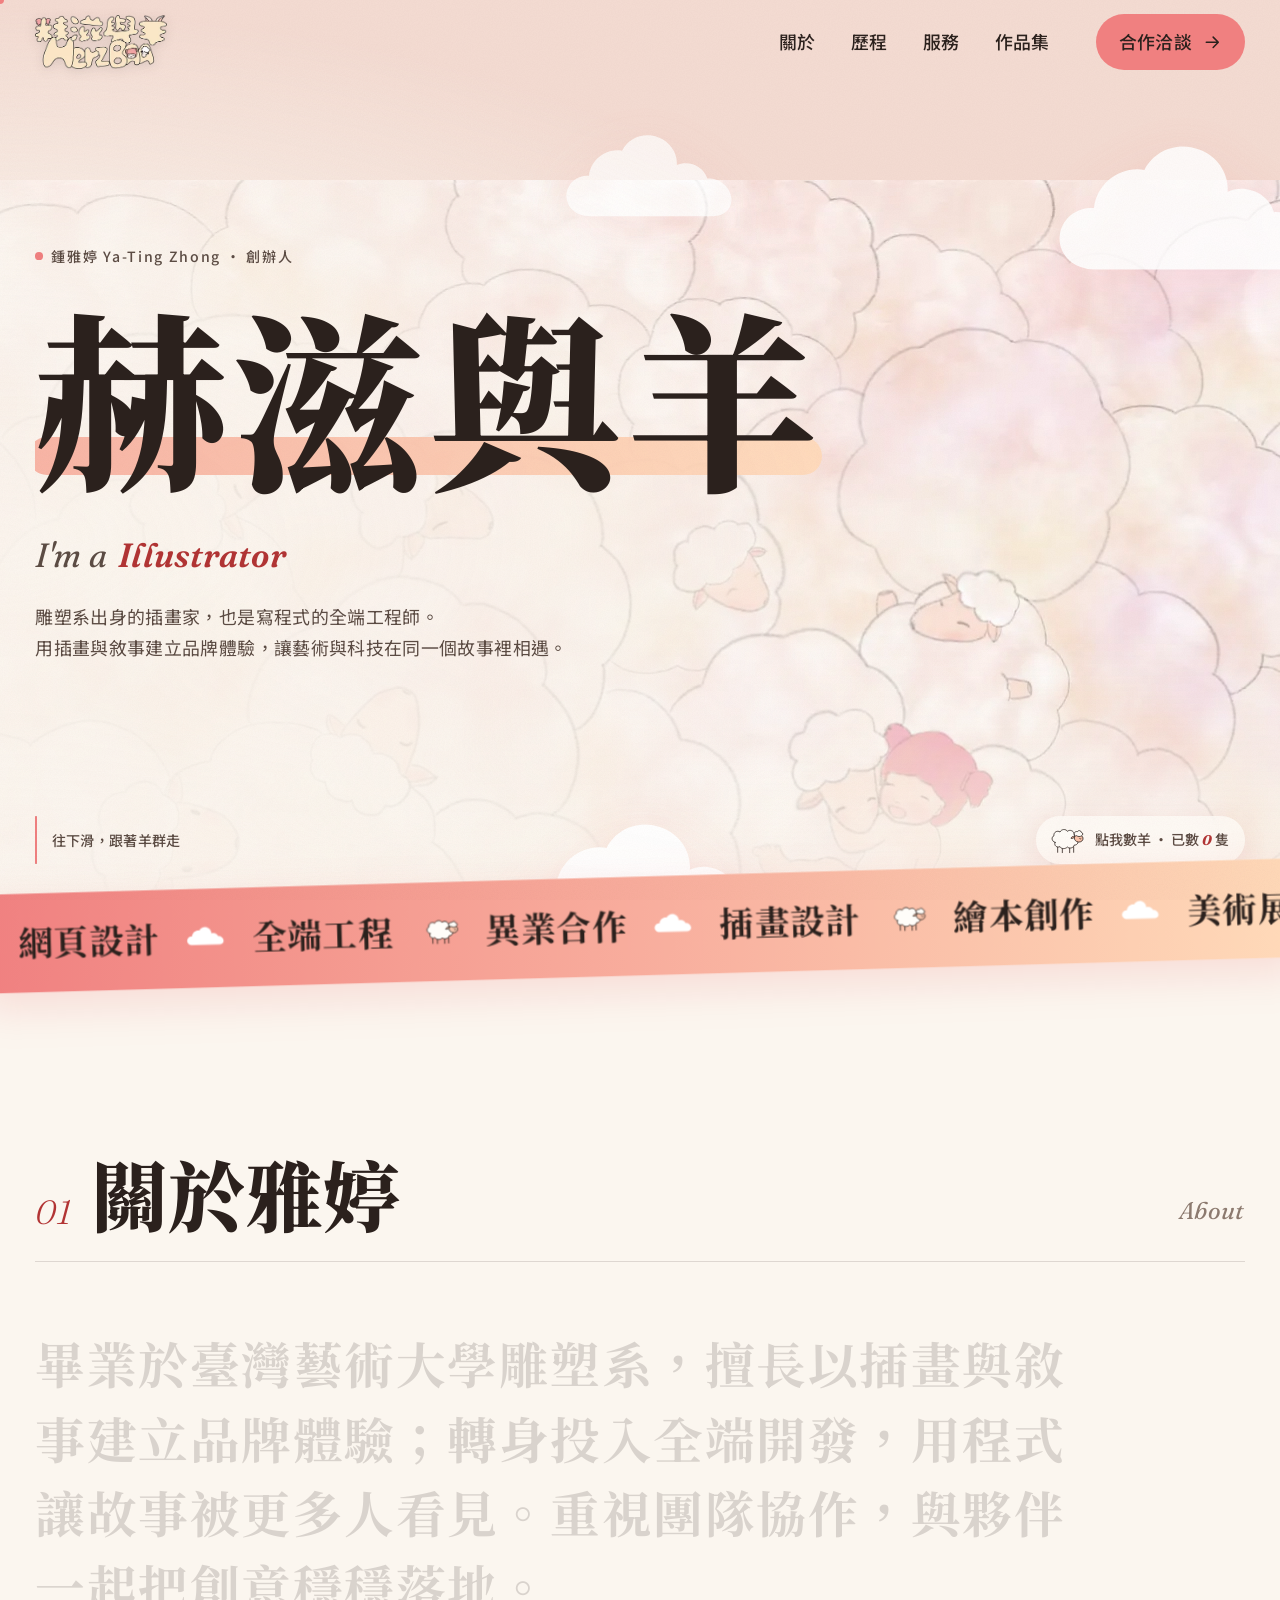
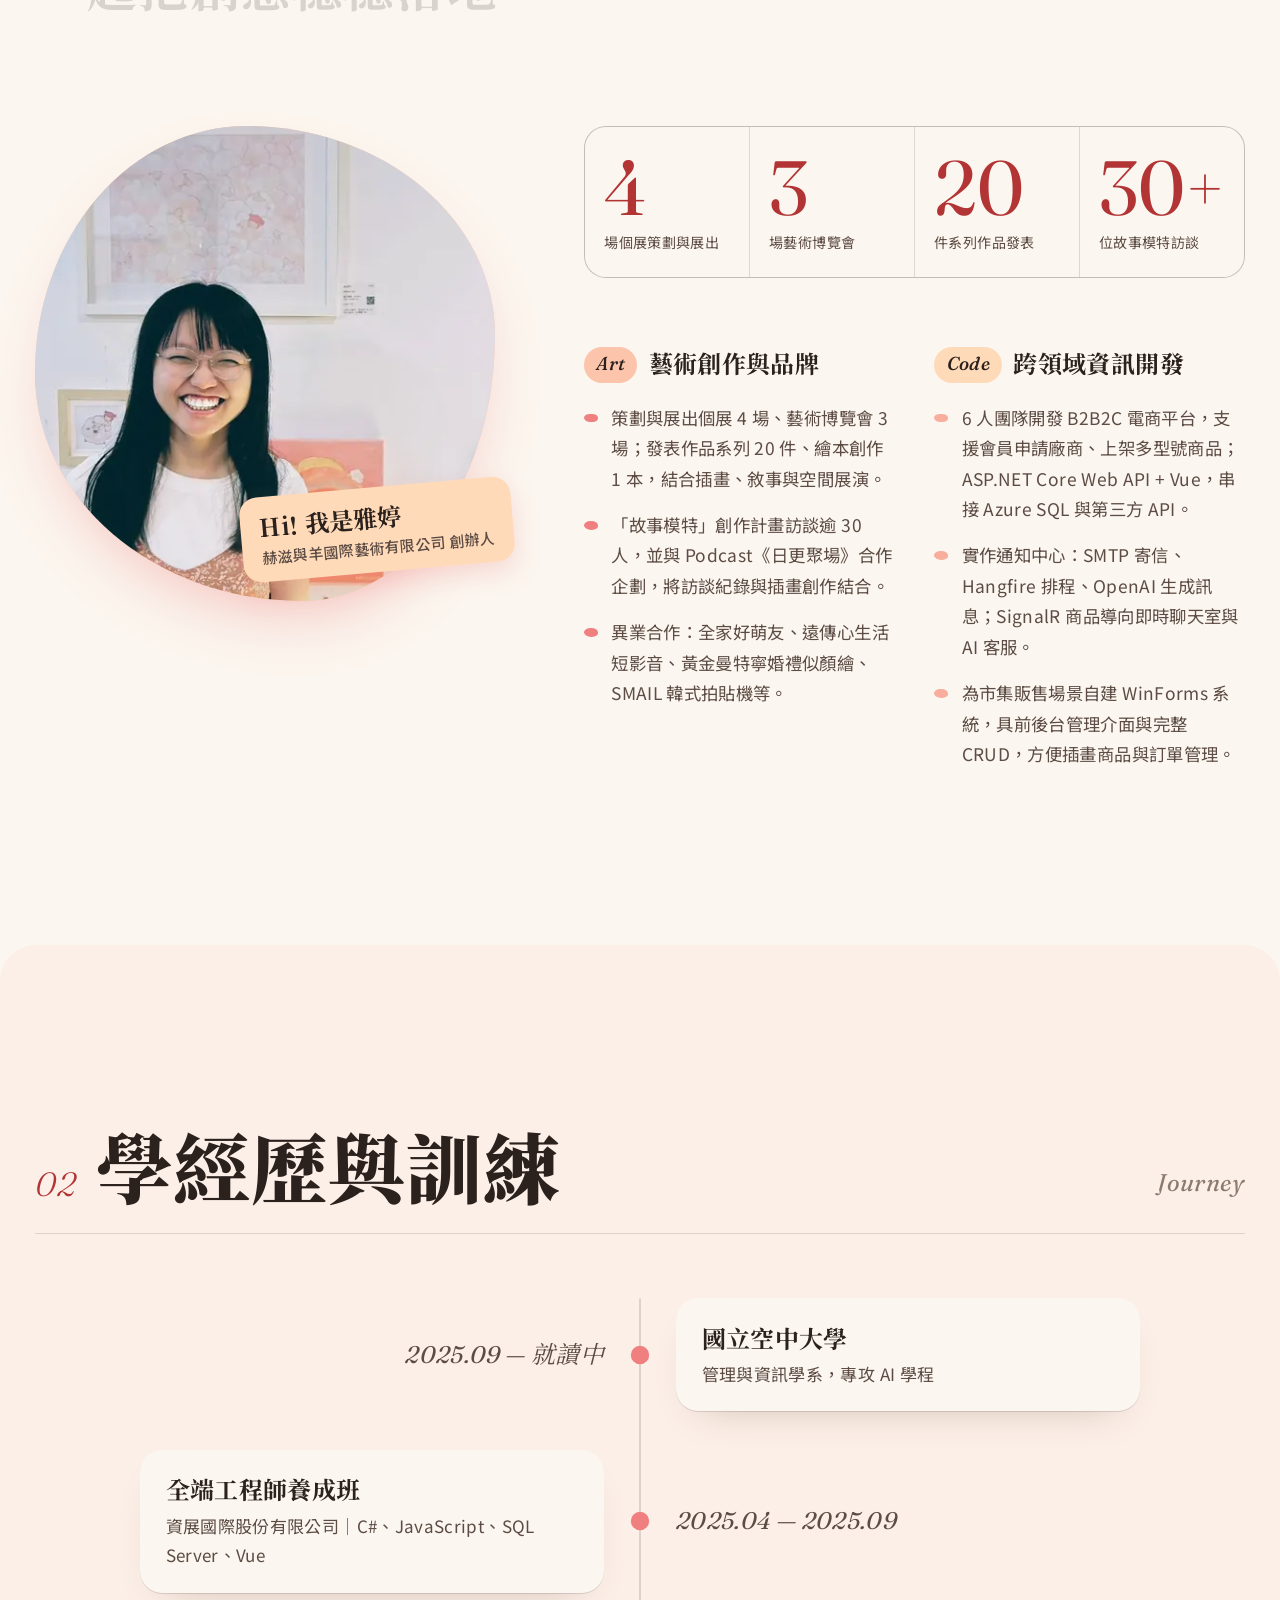
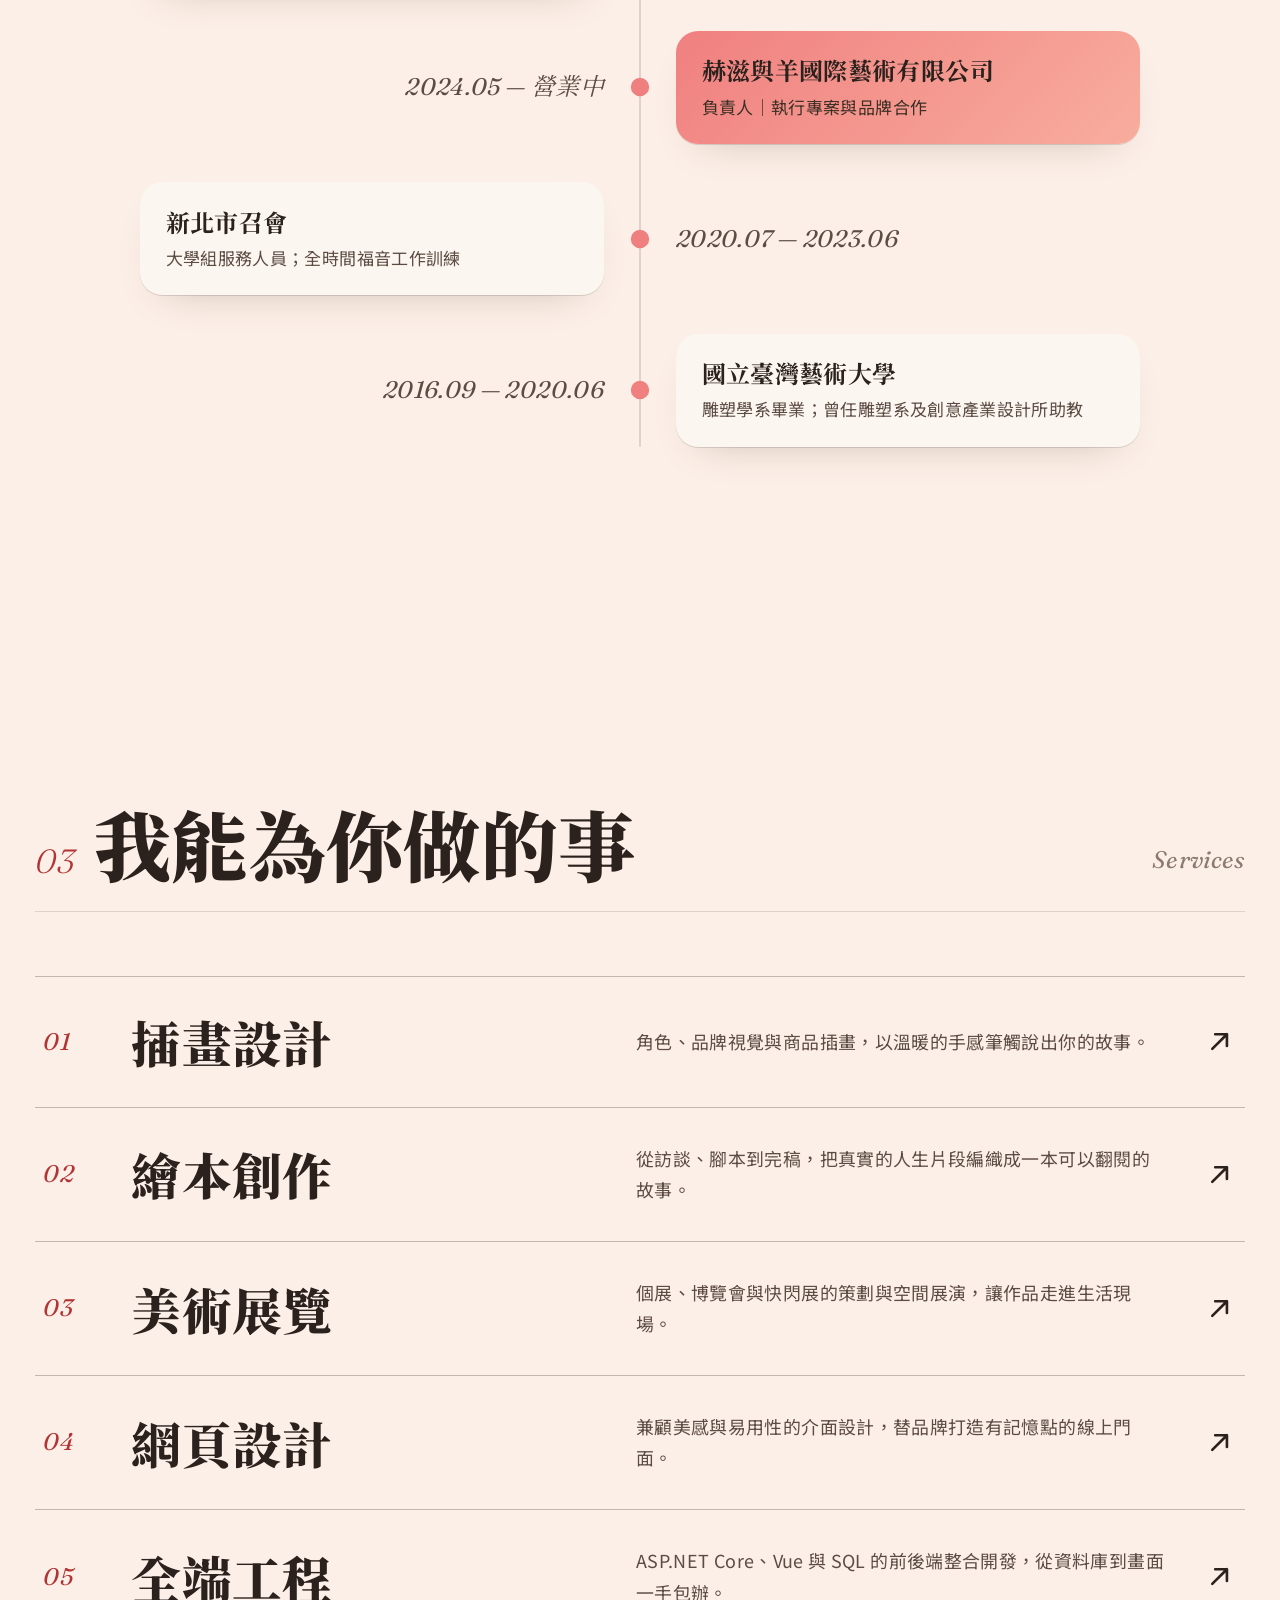
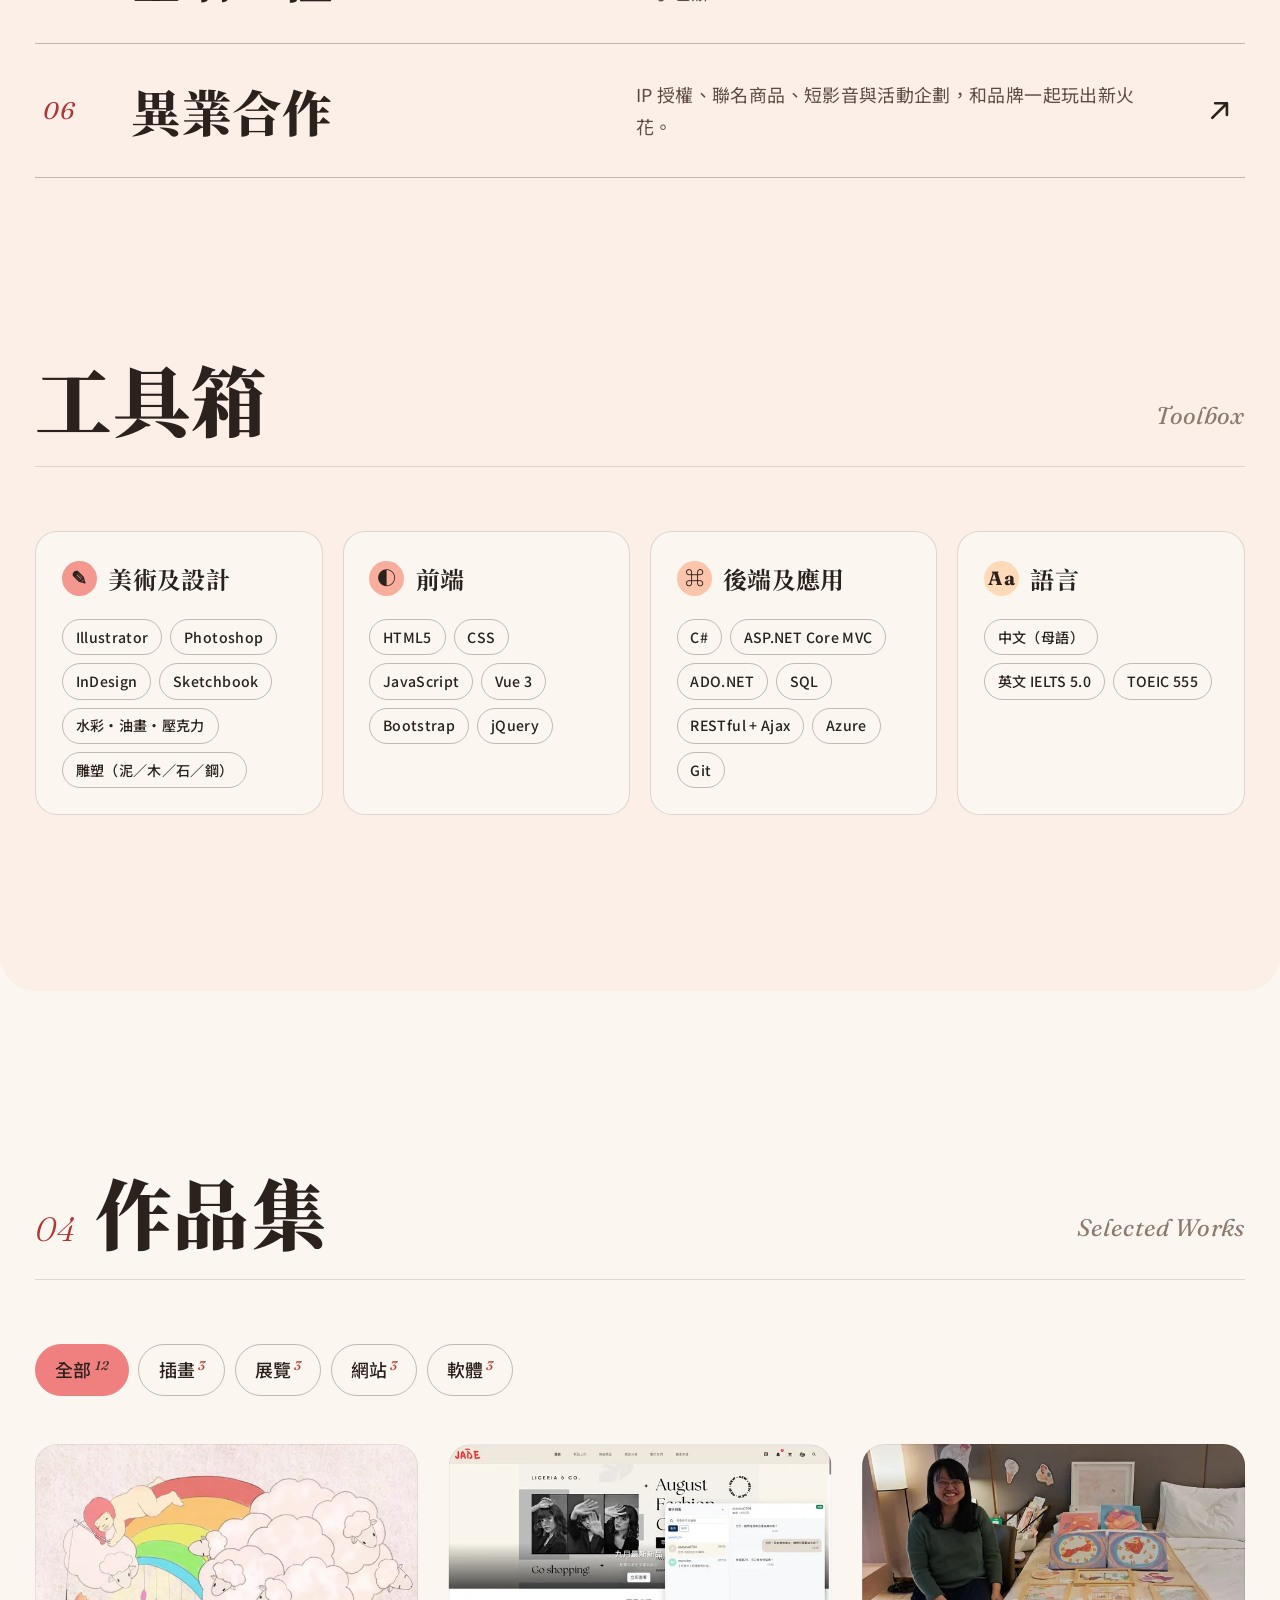
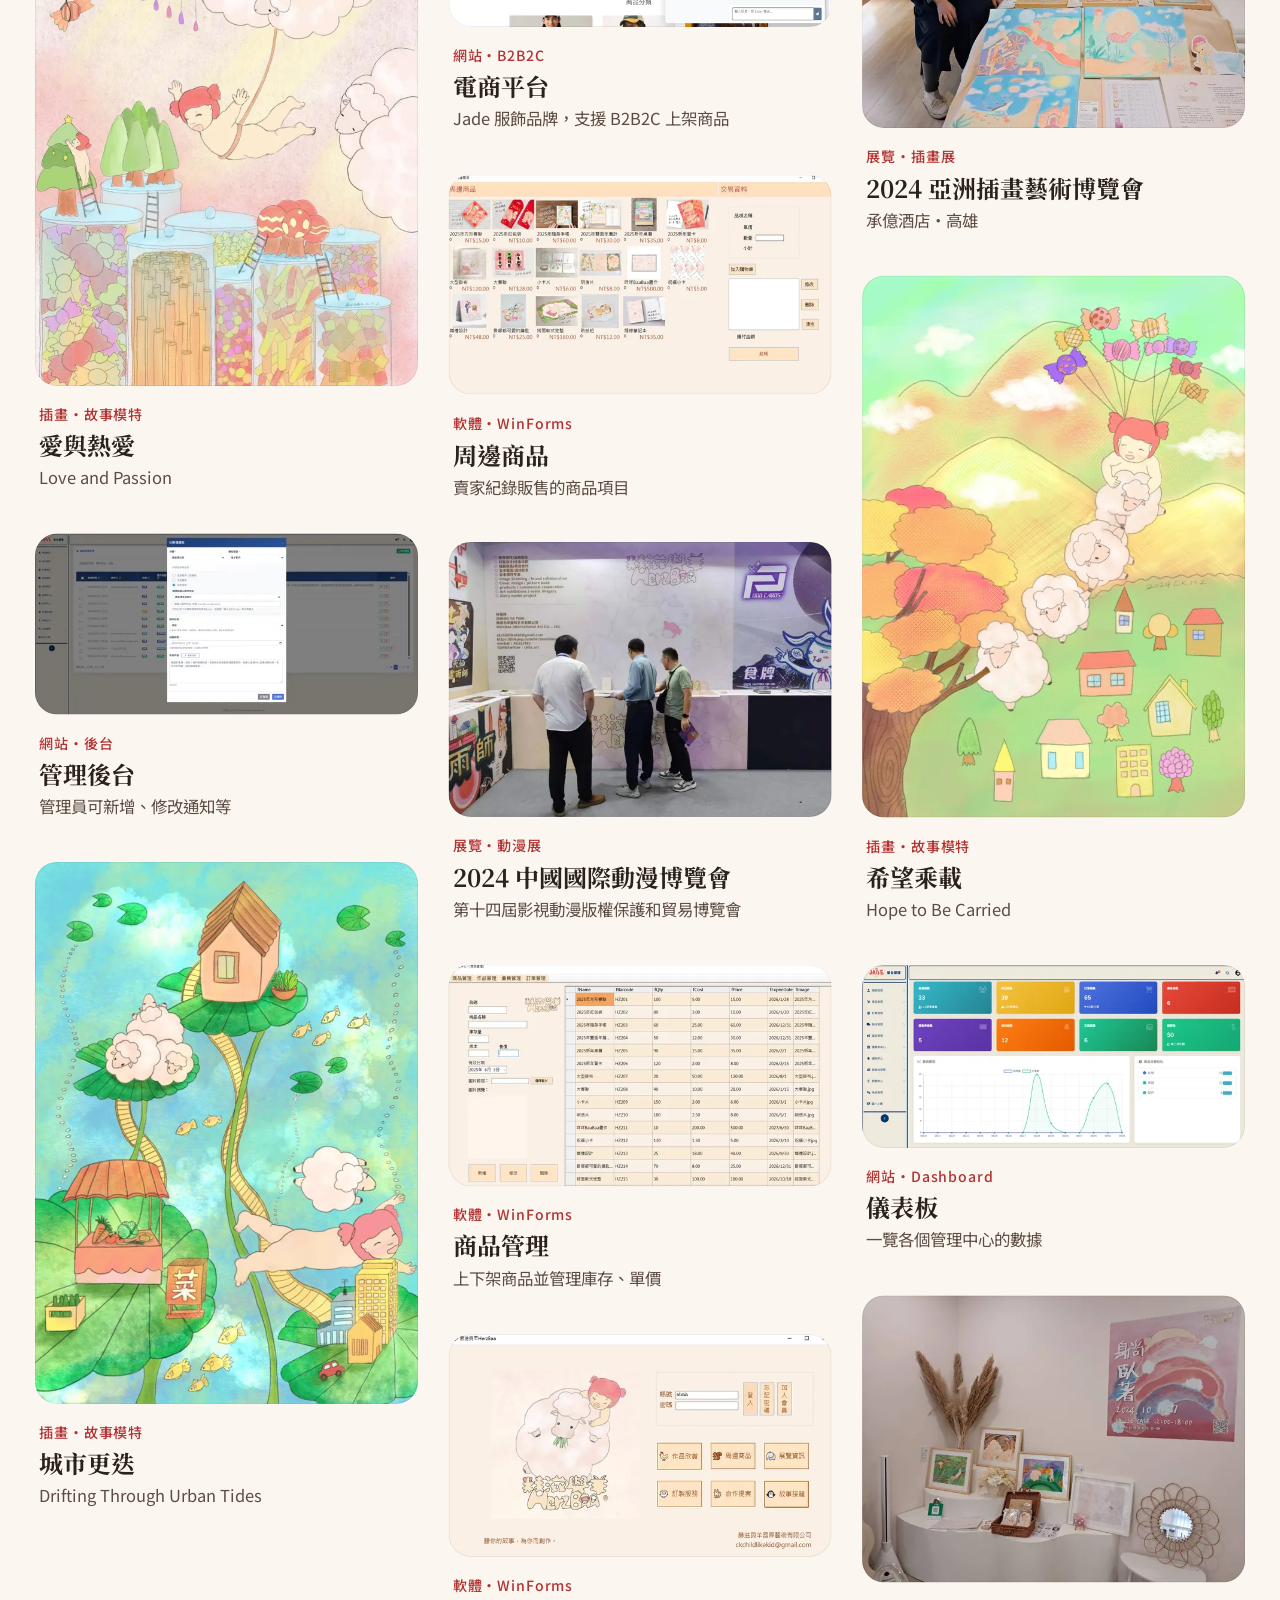
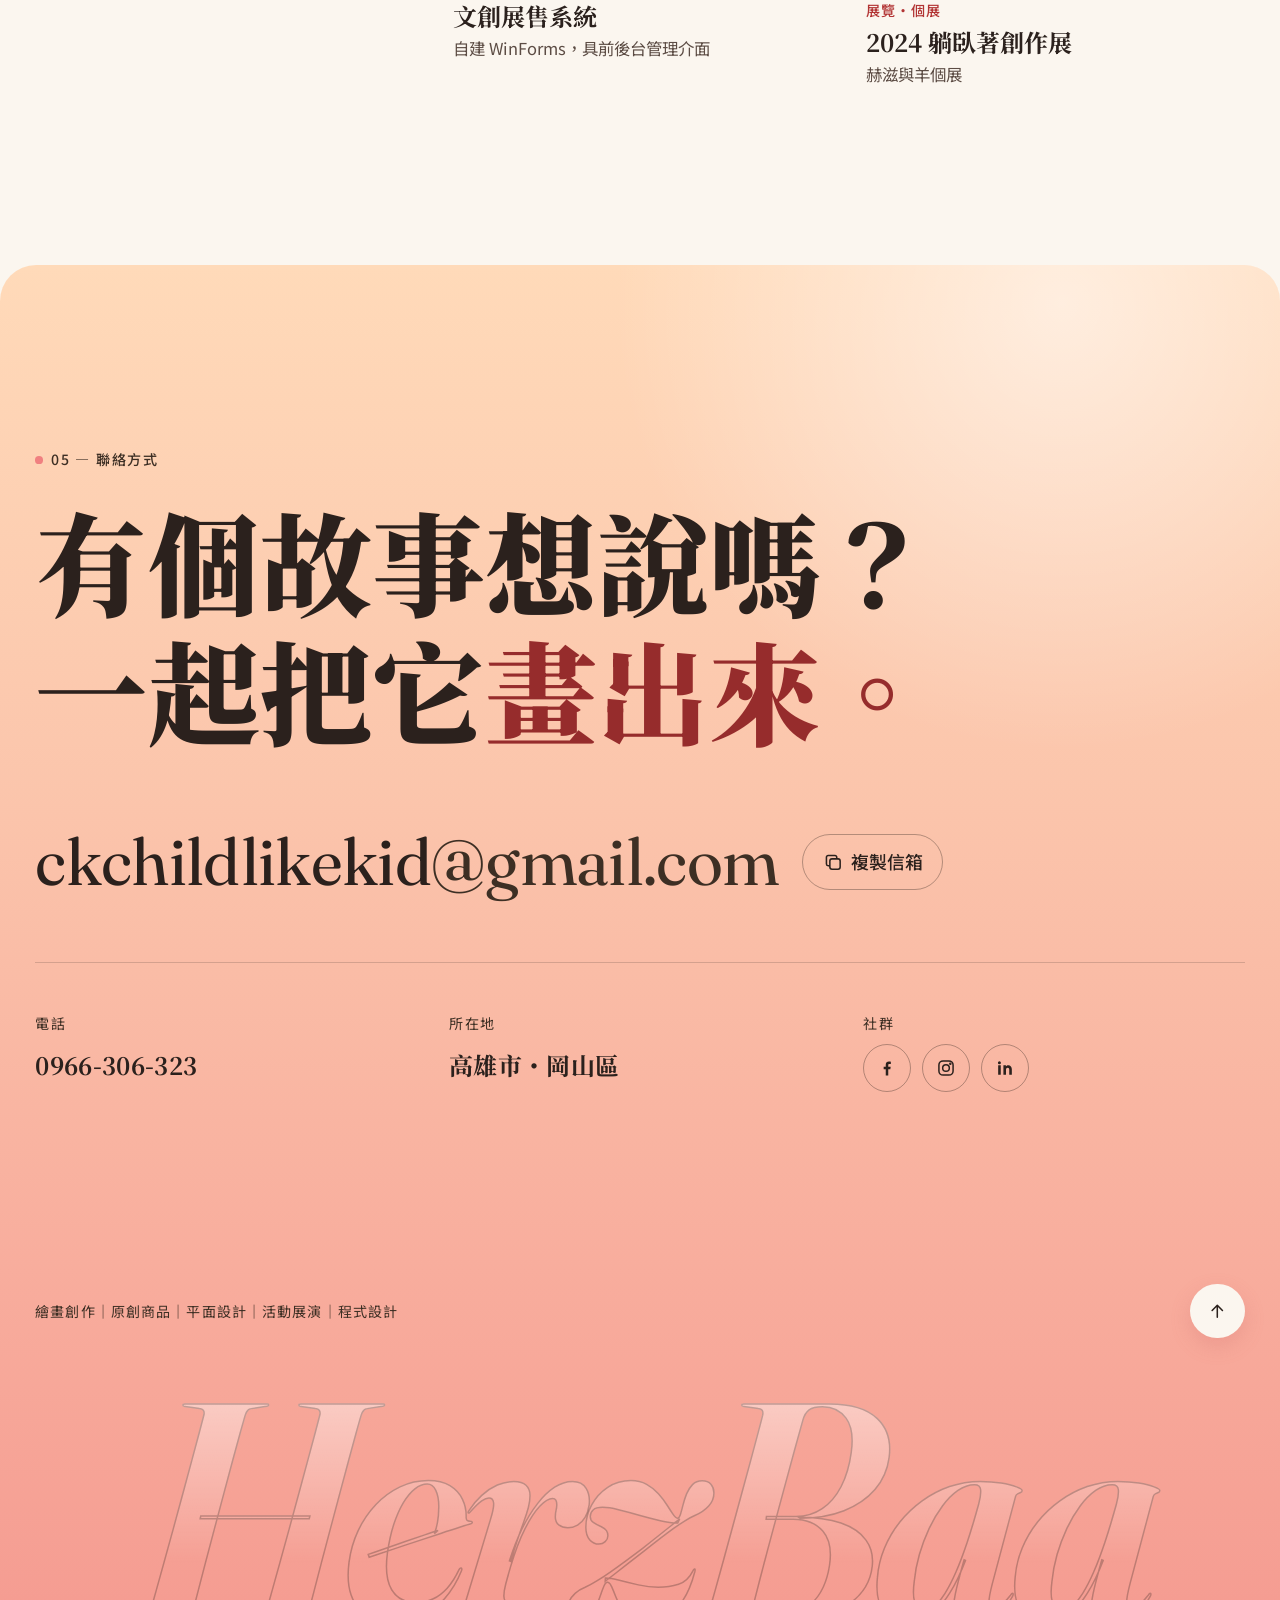
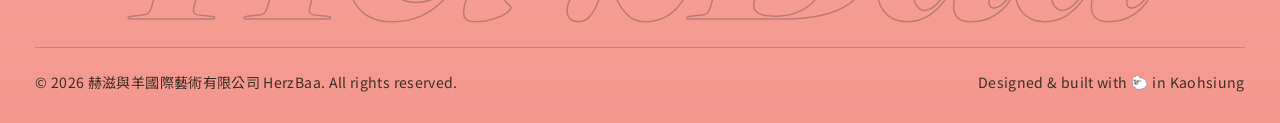
<file: index.html>
<!DOCTYPE html>
<html lang="zh-Hant-TW">

<head>
  <meta charset="utf-8">
  <meta name="viewport" content="width=device-width, initial-scale=1, viewport-fit=cover">
  <title>赫滋與羊 HerzBaa — 鍾雅婷｜插畫 × 全端開發</title>
  <meta name="description" content="赫滋與羊 HerzBaa 由插畫家暨全端工程師鍾雅婷創立，融合藝術與科技，透過插畫、繪本、展覽與程式開發，打造富含故事性的品牌體驗。">
  <meta name="theme-color" content="#FBF6EF">
  <meta name="color-scheme" content="light">

  <link rel="canonical" href="https://herzbaa.com/">

  <meta property="og:type" content="website">
  <meta property="og:url" content="https://herzbaa.com/">
  <meta property="og:locale" content="zh_TW">
  <meta property="og:site_name" content="赫滋與羊 HerzBaa">
  <meta property="og:title" content="赫滋與羊 HerzBaa — 鍾雅婷｜插畫 × 全端開發">
  <meta property="og:description" content="插畫家 × 全端工程師鍾雅婷的作品集：插畫、繪本、展覽、網站與軟體開發。">
  <meta property="og:image" content="https://herzbaa.com/assets/img/opt/og.jpg">
  <meta property="og:image:width" content="1200">
  <meta property="og:image:height" content="630">
  <meta name="twitter:card" content="summary_large_image">

  <link rel="icon" href="assets/img/sheepbig.png" type="image/png">
  <link rel="apple-touch-icon" href="assets/img/sheepbig.png">

  <link rel="preconnect" href="https://fonts.googleapis.com">
  <link rel="preconnect" href="https://fonts.gstatic.com" crossorigin>
  <link rel="stylesheet"
    href="https://fonts.googleapis.com/css2?family=Fraunces:ital,opsz,wght@0,9..144,300..800;1,9..144,300..800&family=Noto+Sans+TC:wght@400;500&family=Noto+Serif+TC:wght@700;900&display=swap">

  <link rel="preload" as="image" href="assets/img/opt/hero-1600.webp"
    imagesrcset="assets/img/opt/hero-960.webp 960w, assets/img/opt/hero-1600.webp 1600w, assets/img/opt/hero-2400.webp 2400w"
    imagesizes="100vw" fetchpriority="high">

  <link rel="stylesheet" href="assets/vendor/lenis/lenis.css">
  <link rel="stylesheet" href="assets/css/main.css">

  <script>
    // 先標記 JS 已啟用，讓進場動畫只在可執行腳本時隱藏內容
    document.documentElement.classList.add('js');
    try { if (sessionStorage.getItem('hb-loaded')) document.documentElement.classList.add('is-returning'); } catch (e) {}
  </script>

  <script type="application/ld+json">
  {
    "@context": "https://schema.org",
    "@type": "Person",
    "name": "鍾雅婷",
    "alternateName": "Ya-Ting Zhong",
    "url": "https://herzbaa.com/",
    "jobTitle": "插畫家、全端工程師",
    "worksFor": { "@type": "Organization", "name": "赫滋與羊國際藝術有限公司", "alternateName": "HerzBaa", "url": "https://herzbaa.com/" },
    "alumniOf": ["國立臺灣藝術大學", "國立空中大學"],
    "email": "mailto:ckchildlikekid@gmail.com",
    "address": { "@type": "PostalAddress", "addressLocality": "岡山區", "addressRegion": "高雄市", "addressCountry": "TW" },
    "sameAs": [
      "https://www.facebook.com/p/%E8%B5%AB%E6%BB%8B%E8%88%87%E7%BE%8A-HerzBaa-100093899453510/",
      "https://www.instagram.com/ckhz.art/",
      "https://www.linkedin.com/in/ya-ting-zhong-002512307"
    ]
  }
  </script>
</head>

<body>

  <a class="skip-link" href="#main">跳到主要內容</a>

  <!-- 共用 SVG 圖形 -->
  <svg width="0" height="0" class="visually-hidden" aria-hidden="true" focusable="false">
    <defs>
      <symbol id="sheep" viewBox="0 0 120 90">
        <g fill="none" stroke="currentColor" stroke-width="2.4" stroke-linecap="round" stroke-linejoin="round">
          <path class="sheep-leg" d="M38 66v16M52 68v15M74 68v15M86 66v16" />
          <path fill="#FFFDF9"
            d="M30 52c-10-2-12-16-3-20-2-10 10-17 18-11 4-9 18-10 22-2 7-6 19-2 20 7 10-1 15 10 9 17 7 6 2 18-8 17-2 9-15 12-21 6-6 7-19 6-22-1-9 4-19-3-15-13z" />
          <path fill="#FBC4AB" d="M92 30c8-4 20 0 22 9 1 8-6 13-14 12-7-1-12-6-12-12 0-4 1-7 4-9z" />
          <path fill="#FFFDF9" d="M88 30c-3-6 3-12 9-10 3-5 11-4 12 2 5 1 6 8 1 10-4 4-12 3-15 0-3 2-7 1-7-2z" />
          <path d="M104 41c1 1 3 1 4 0" />
          <path fill="#FBC4AB" d="M89 34c-6-1-10 2-11 6 4 1 8-1 11-4" />
        </g>
      </symbol>
      <symbol id="cloud" viewBox="0 0 200 110">
        <path fill="currentColor"
          d="M30 92c-17 0-28-12-26-26 2-12 13-20 25-19 2-18 19-31 37-28 7-14 24-21 40-15 14 5 22 18 21 31 13-6 30 1 34 15 14-1 27 10 27 24 0 11-9 18-20 18H30z" />
      </symbol>
      <symbol id="i-arrow" viewBox="0 0 24 24">
        <path fill="none" stroke="currentColor" stroke-width="1.8" stroke-linecap="round" stroke-linejoin="round"
          d="M5 12h14M13 6l6 6-6 6" />
      </symbol>
      <symbol id="i-arrow-ne" viewBox="0 0 24 24">
        <path fill="none" stroke="currentColor" stroke-width="1.8" stroke-linecap="round" stroke-linejoin="round"
          d="M7 17 17 7M9 7h8v8" />
      </symbol>
      <symbol id="i-close" viewBox="0 0 24 24">
        <path fill="none" stroke="currentColor" stroke-width="1.8" stroke-linecap="round" d="M6 6l12 12M18 6 6 18" />
      </symbol>
      <symbol id="i-copy" viewBox="0 0 24 24">
        <g fill="none" stroke="currentColor" stroke-width="1.8" stroke-linejoin="round">
          <rect x="8" y="8" width="12" height="12" rx="2.5" />
          <path d="M16 8V6a2 2 0 0 0-2-2H6a2 2 0 0 0-2 2v8a2 2 0 0 0 2 2h2" />
        </g>
      </symbol>
      <symbol id="i-facebook" viewBox="0 0 24 24">
        <path fill="currentColor"
          d="M13.5 21v-7.5H16l.4-3h-2.9V8.6c0-.9.3-1.5 1.5-1.5h1.6V4.4c-.3 0-1.2-.1-2.3-.1-2.3 0-3.8 1.4-3.8 3.9v2.3H8v3h2.5V21h3z" />
      </symbol>
      <symbol id="i-instagram" viewBox="0 0 24 24">
        <g fill="none" stroke="currentColor" stroke-width="1.8">
          <rect x="3.5" y="3.5" width="17" height="17" rx="5" />
          <circle cx="12" cy="12" r="4" />
          <circle cx="17.2" cy="6.8" r=".6" fill="currentColor" />
        </g>
      </symbol>
      <symbol id="i-linkedin" viewBox="0 0 24 24">
        <path fill="currentColor"
          d="M6.9 8.8H3.8V20h3.1V8.8zM5.3 3.8a1.8 1.8 0 1 0 0 3.6 1.8 1.8 0 0 0 0-3.6zM20.2 13.6c0-3-1.6-5-4.3-5-1.4 0-2.4.8-2.8 1.5V8.8h-3V20h3.1v-5.8c0-1.5.7-2.6 2-2.6s1.9.9 1.9 2.6V20h3.1v-6.4z" />
      </symbol>
    </defs>
  </svg>

  <!-- Preloader：數羊 -->
  <div class="loader" aria-hidden="true">
    <div class="loader__stage">
      <svg class="loader__sheep"><use href="#sheep" /></svg>
      <svg class="loader__fence" viewBox="0 0 120 50">
        <path fill="none" stroke="currentColor" stroke-width="2.4" stroke-linecap="round"
          d="M20 48V10l6-6 6 6v38M88 48V10l6-6 6 6v38M14 20h92M14 36h92" />
      </svg>
    </div>
    <p class="loader__count">數到第 <span class="loader__num">01</span> 隻羊…</p>
  </div>

  <div class="progress" aria-hidden="true">
    <div class="progress__bar"></div>
    <svg class="progress__sheep"><use href="#sheep" /></svg>
  </div>

  <div class="cursor" aria-hidden="true">
    <div class="cursor__dot"></div>
    <div class="cursor__ring"><span class="cursor__label"></span></div>
  </div>

  <header class="site-header" id="header">
    <div class="site-header__inner">
      <a href="#top" class="brand" aria-label="赫滋與羊 HerzBaa 回到頁首">
        <img src="assets/img/opt/logo-320.webp" srcset="assets/img/opt/logo-320.webp 320w, assets/img/opt/logo-640.webp 640w"
          sizes="140px" width="320" height="131" alt="赫滋與羊 HerzBaa">
      </a>
      <nav class="nav" aria-label="主要導覽">
        <ul class="nav__list">
          <li><a class="nav__link" href="#about"><span data-text="關於">關於</span></a></li>
          <li><a class="nav__link" href="#journey"><span data-text="歷程">歷程</span></a></li>
          <li><a class="nav__link" href="#services"><span data-text="服務">服務</span></a></li>
          <li><a class="nav__link" href="#works"><span data-text="作品集">作品集</span></a></li>
        </ul>
      </nav>
      <a class="btn btn--pill btn--rose header-cta" href="#contact" data-magnetic><span>合作洽談</span>
        <svg class="icon" aria-hidden="true"><use href="#i-arrow" /></svg></a>
      <button class="menu-toggle" type="button" aria-expanded="false" aria-controls="mobile-menu">
        <span class="visually-hidden">開啟選單</span>
        <span class="menu-toggle__bars" aria-hidden="true"></span>
      </button>
    </div>
  </header>

  <div class="mobile-menu" id="mobile-menu" hidden>
    <nav aria-label="行動版導覽">
      <ol class="mobile-menu__list">
        <li><a href="#about"><small>01</small>關於</a></li>
        <li><a href="#journey"><small>02</small>歷程</a></li>
        <li><a href="#services"><small>03</small>服務</a></li>
        <li><a href="#works"><small>04</small>作品集</a></li>
        <li><a href="#contact"><small>05</small>聯絡</a></li>
      </ol>
    </nav>
    <p class="mobile-menu__mail"><a href="mailto:ckchildlikekid@gmail.com">ckchildlikekid@gmail.com</a></p>
  </div>

  <main id="main">

    <!-- Hero -->
    <section class="hero" id="top" aria-labelledby="hero-title">
      <div class="hero__media">
        <img class="hero__img" src="assets/img/opt/hero-1600.webp"
          srcset="assets/img/opt/hero-960.webp 960w, assets/img/opt/hero-1600.webp 1600w, assets/img/opt/hero-2400.webp 2400w"
          sizes="100vw" width="2400" height="1567" fetchpriority="high"
          alt="粉色雲朵般的羊群中，紅髮女孩赫滋抱著一隻羊微笑">
      </div>
      <div class="hero__clouds" aria-hidden="true">
        <svg class="hero__cloud hero__cloud--1" data-depth="0.6"><use href="#cloud" /></svg>
        <svg class="hero__cloud hero__cloud--2" data-depth="1.2"><use href="#cloud" /></svg>
        <svg class="hero__cloud hero__cloud--3" data-depth="0.9"><use href="#cloud" /></svg>
      </div>

      <div class="hero__content">
        <p class="eyebrow hero__eyebrow" data-reveal>
          <span class="dot" aria-hidden="true"></span>鍾雅婷 Ya-Ting Zhong · 創辦人
        </p>
        <h1 class="hero__title" id="hero-title">
          <span class="line"><span class="hero__name" data-split>赫滋與羊</span></span>
        </h1>
        <div class="hero__sub" data-reveal>
          <p class="hero__roles">
            <span class="visually-hidden">身分：插畫家、設計師、全端工程師、說故事的人</span>
            <span aria-hidden="true">I'm a</span>
            <span class="roles" aria-hidden="true">
              <span class="roles__item is-active">Illustrator</span>
              <span class="roles__item">Designer</span>
              <span class="roles__item">Developer</span>
              <span class="roles__item">Storyteller</span>
            </span>
          </p>
          <p class="hero__lede">雕塑系出身的插畫家，也是寫程式的全端工程師。<br class="br-lg">用插畫與敘事建立品牌體驗，讓藝術與科技在同一個故事裡相遇。</p>
        </div>
      </div>

      <div class="hero__foot">
        <a class="scroll-cue" href="#about" data-cursor="往下">
          <span class="scroll-cue__track" aria-hidden="true"><span></span></span>
          往下滑，跟著羊群走
        </a>
        <button class="sheep-counter" type="button" data-cursor="數羊">
          <svg class="sheep-counter__icon" aria-hidden="true"><use href="#sheep" /></svg>
          <span>點我數羊 · 已數 <b class="sheep-counter__n" aria-live="polite">0</b> 隻</span>
        </button>
      </div>
    </section>

    <!-- Marquee -->
    <div class="marquee" aria-hidden="true">
      <div class="marquee__track">
        <div class="marquee__group">
          <span>插畫設計</span><svg><use href="#sheep" /></svg>
          <span>繪本創作</span><svg><use href="#cloud" /></svg>
          <span>美術展覽</span><svg><use href="#sheep" /></svg>
          <span>網頁設計</span><svg><use href="#cloud" /></svg>
          <span>全端工程</span><svg><use href="#sheep" /></svg>
          <span>異業合作</span><svg><use href="#cloud" /></svg>
        </div>
        <div class="marquee__group">
          <span>插畫設計</span><svg><use href="#sheep" /></svg>
          <span>繪本創作</span><svg><use href="#cloud" /></svg>
          <span>美術展覽</span><svg><use href="#sheep" /></svg>
          <span>網頁設計</span><svg><use href="#cloud" /></svg>
          <span>全端工程</span><svg><use href="#sheep" /></svg>
          <span>異業合作</span><svg><use href="#cloud" /></svg>
        </div>
      </div>
    </div>

    <!-- About -->
    <section class="section about" id="about" aria-labelledby="about-title">
      <div class="container">
        <header class="section-head">
          <p class="section-head__num" aria-hidden="true">01</p>
          <h2 class="section-head__title" id="about-title"><span data-split>關於雅婷</span></h2>
          <p class="section-head__en" aria-hidden="true">About</p>
        </header>

        <p class="statement" data-scrub>畢業於臺灣藝術大學雕塑系，擅長以插畫與敘事建立品牌體驗；轉身投入全端開發，用程式讓故事被更多人看見。重視團隊協作，與夥伴一起把創意穩穩落地。</p>

        <div class="about__grid">
          <figure class="portrait" data-reveal>
            <div class="portrait__frame">
              <img src="assets/img/opt/portrait-825.webp"
                srcset="assets/img/opt/portrait-480.webp 480w, assets/img/opt/portrait-825.webp 825w"
                sizes="(min-width: 960px) 34vw, 86vw" width="825" height="851" loading="lazy" decoding="async"
                alt="鍾雅婷站在自己的插畫作品前開心地笑著">
            </div>
            <figcaption class="portrait__sticker">Hi! 我是雅婷<br><small>赫滋與羊國際藝術有限公司 創辦人</small></figcaption>
          </figure>

          <div class="about__body">
            <ul class="stats" role="list">
              <li class="stat" data-reveal><b class="stat__num" data-count="4">4</b><span>場個展策劃與展出</span></li>
              <li class="stat" data-reveal><b class="stat__num" data-count="3">3</b><span>場藝術博覽會</span></li>
              <li class="stat" data-reveal><b class="stat__num" data-count="20">20</b><span>件系列作品發表</span></li>
              <li class="stat" data-reveal><b class="stat__num" data-count="30" data-suffix="+">30+</b><span>位故事模特訪談</span></li>
            </ul>

            <div class="duo">
              <article class="duo__col" data-reveal>
                <h3 class="duo__title"><span class="tag tag--art">Art</span>藝術創作與品牌</h3>
                <ul class="checklist">
                  <li>策劃與展出個展 4 場、藝術博覽會 3 場；發表作品系列 20 件、繪本創作 1 本，結合插畫、敘事與空間展演。</li>
                  <li>「故事模特」創作計畫訪談逾 30 人，並與 Podcast《日更聚場》合作企劃，將訪談紀錄與插畫創作結合。</li>
                  <li>異業合作：全家好萌友、遠傳心生活短影音、黃金曼特寧婚禮似顏繪、SMAIL 韓式拍貼機等。</li>
                </ul>
              </article>
              <article class="duo__col" data-reveal>
                <h3 class="duo__title"><span class="tag tag--code">Code</span>跨領域資訊開發</h3>
                <ul class="checklist">
                  <li>6 人團隊開發 B2B2C 電商平台，支援會員申請廠商、上架多型號商品；ASP.NET Core Web API + Vue，串接 Azure SQL 與第三方 API。</li>
                  <li>實作通知中心：SMTP 寄信、Hangfire 排程、OpenAI 生成訊息；SignalR 商品導向即時聊天室與 AI 客服。</li>
                  <li>為市集販售場景自建 WinForms 系統，具前後台管理介面與完整 CRUD，方便插畫商品與訂單管理。</li>
                </ul>
              </article>
            </div>
          </div>
        </div>
      </div>
    </section>

    <!-- Journey -->
    <section class="section journey" id="journey" aria-labelledby="journey-title">
      <div class="container">
        <header class="section-head">
          <p class="section-head__num" aria-hidden="true">02</p>
          <h2 class="section-head__title" id="journey-title"><span data-split>學經歷與訓練</span></h2>
          <p class="section-head__en" aria-hidden="true">Journey</p>
        </header>

        <ol class="timeline" role="list">
          <li class="timeline__line" aria-hidden="true"><span></span></li>
          <li class="timeline__item" data-reveal>
            <time class="timeline__time">2025.09 — 就讀中</time>
            <div class="timeline__card">
              <h3>國立空中大學</h3>
              <p>管理與資訊學系，專攻 AI 學程</p>
            </div>
          </li>
          <li class="timeline__item" data-reveal>
            <time class="timeline__time">2025.04 — 2025.09</time>
            <div class="timeline__card">
              <h3>全端工程師養成班</h3>
              <p>資展國際股份有限公司｜C#、JavaScript、SQL Server、Vue</p>
            </div>
          </li>
          <li class="timeline__item" data-reveal>
            <time class="timeline__time">2024.05 — 營業中</time>
            <div class="timeline__card timeline__card--accent">
              <h3>赫滋與羊國際藝術有限公司</h3>
              <p>負責人｜執行專案與品牌合作</p>
            </div>
          </li>
          <li class="timeline__item" data-reveal>
            <time class="timeline__time">2020.07 — 2023.06</time>
            <div class="timeline__card">
              <h3>新北市召會</h3>
              <p>大學組服務人員；全時間福音工作訓練</p>
            </div>
          </li>
          <li class="timeline__item" data-reveal>
            <time class="timeline__time">2016.09 — 2020.06</time>
            <div class="timeline__card">
              <h3>國立臺灣藝術大學</h3>
              <p>雕塑學系畢業；曾任雕塑系及創意產業設計所助教</p>
            </div>
          </li>
        </ol>
      </div>
    </section>

    <!-- Services -->
    <section class="section services" id="services" aria-labelledby="services-title">
      <div class="container">
        <header class="section-head">
          <p class="section-head__num" aria-hidden="true">03</p>
          <h2 class="section-head__title" id="services-title"><span data-split>我能為你做的事</span></h2>
          <p class="section-head__en" aria-hidden="true">Services</p>
        </header>

        <ul class="svc" role="list">
          <li class="svc__row" data-reveal data-preview="assets/img/opt/artwork-2-640.webp">
            <span class="svc__num">01</span>
            <h3 class="svc__title">插畫設計</h3>
            <p class="svc__desc">角色、品牌視覺與商品插畫，以溫暖的手感筆觸說出你的故事。</p>
            <svg class="svc__arrow" aria-hidden="true"><use href="#i-arrow-ne" /></svg>
          </li>
          <li class="svc__row" data-reveal data-preview="assets/img/opt/herz-480.webp">
            <span class="svc__num">02</span>
            <h3 class="svc__title">繪本創作</h3>
            <p class="svc__desc">從訪談、腳本到完稿，把真實的人生片段編織成一本可以翻閱的故事。</p>
            <svg class="svc__arrow" aria-hidden="true"><use href="#i-arrow-ne" /></svg>
          </li>
          <li class="svc__row" data-reveal data-preview="assets/img/opt/gallery-5-640.webp">
            <span class="svc__num">03</span>
            <h3 class="svc__title">美術展覽</h3>
            <p class="svc__desc">個展、博覽會與快閃展的策劃與空間展演，讓作品走進生活現場。</p>
            <svg class="svc__arrow" aria-hidden="true"><use href="#i-arrow-ne" /></svg>
          </li>
          <li class="svc__row" data-reveal data-preview="assets/img/opt/web-1-640.webp">
            <span class="svc__num">04</span>
            <h3 class="svc__title">網頁設計</h3>
            <p class="svc__desc">兼顧美感與易用性的介面設計，替品牌打造有記憶點的線上門面。</p>
            <svg class="svc__arrow" aria-hidden="true"><use href="#i-arrow-ne" /></svg>
          </li>
          <li class="svc__row" data-reveal data-preview="assets/img/opt/web-3-640.webp">
            <span class="svc__num">05</span>
            <h3 class="svc__title">全端工程</h3>
            <p class="svc__desc">ASP.NET Core、Vue 與 SQL 的前後端整合開發，從資料庫到畫面一手包辦。</p>
            <svg class="svc__arrow" aria-hidden="true"><use href="#i-arrow-ne" /></svg>
          </li>
          <li class="svc__row" data-reveal data-preview="assets/img/opt/gallery-8-640.webp">
            <span class="svc__num">06</span>
            <h3 class="svc__title">異業合作</h3>
            <p class="svc__desc">IP 授權、聯名商品、短影音與活動企劃，和品牌一起玩出新火花。</p>
            <svg class="svc__arrow" aria-hidden="true"><use href="#i-arrow-ne" /></svg>
          </li>
        </ul>
      </div>
      <div class="svc-preview" aria-hidden="true"><img alt=""></div>
    </section>

    <!-- Skills -->
    <section class="section skills" id="skills" aria-labelledby="skills-title">
      <div class="container">
        <header class="section-head section-head--compact">
          <h2 class="section-head__title" id="skills-title"><span data-split>工具箱</span></h2>
          <p class="section-head__en" aria-hidden="true">Toolbox</p>
        </header>
        <div class="skills__grid">
          <article class="skill" data-reveal>
            <h3 class="skill__title"><span aria-hidden="true">✎</span>美術及設計</h3>
            <ul class="chips" role="list">
              <li>Illustrator</li><li>Photoshop</li><li>InDesign</li><li>Sketchbook</li>
              <li>水彩・油畫・壓克力</li><li>雕塑（泥／木／石／鋼）</li>
            </ul>
          </article>
          <article class="skill" data-reveal>
            <h3 class="skill__title"><span aria-hidden="true">◐</span>前端</h3>
            <ul class="chips" role="list">
              <li>HTML5</li><li>CSS</li><li>JavaScript</li><li>Vue 3</li><li>Bootstrap</li><li>jQuery</li>
            </ul>
          </article>
          <article class="skill" data-reveal>
            <h3 class="skill__title"><span aria-hidden="true">⌘</span>後端及應用</h3>
            <ul class="chips" role="list">
              <li>C#</li><li>ASP.NET Core MVC</li><li>ADO.NET</li><li>SQL</li><li>RESTful + Ajax</li><li>Azure</li><li>Git</li>
            </ul>
          </article>
          <article class="skill" data-reveal>
            <h3 class="skill__title"><span aria-hidden="true">Aa</span>語言</h3>
            <ul class="chips" role="list">
              <li>中文（母語）</li><li>英文 IELTS 5.0</li><li>TOEIC 555</li>
            </ul>
          </article>
        </div>
      </div>
    </section>

    <!-- Works -->
    <section class="section works" id="works" aria-labelledby="works-title">
      <div class="container">
        <header class="section-head">
          <p class="section-head__num" aria-hidden="true">04</p>
          <h2 class="section-head__title" id="works-title"><span data-split>作品集</span></h2>
          <p class="section-head__en" aria-hidden="true">Selected Works</p>
        </header>

        <div class="filters" role="group" aria-label="篩選作品類別" data-reveal>
          <button type="button" class="filter is-active" data-filter="*" aria-pressed="true">全部<sup>12</sup></button>
          <button type="button" class="filter" data-filter="art" aria-pressed="false">插畫<sup>3</sup></button>
          <button type="button" class="filter" data-filter="exhibit" aria-pressed="false">展覽<sup>3</sup></button>
          <button type="button" class="filter" data-filter="web" aria-pressed="false">網站<sup>3</sup></button>
          <button type="button" class="filter" data-filter="software" aria-pressed="false">軟體<sup>3</sup></button>
        </div>
        <p class="visually-hidden" aria-live="polite" id="filter-status"></p>

        <ul class="works__grid" role="list">
          <li class="work" data-cat="art">
            <button type="button" class="work__btn" data-cursor="看故事">
              <span class="work__media"><img src="assets/img/opt/artwork-1-640.webp"
                  srcset="assets/img/opt/artwork-1-640.webp 640w, assets/img/opt/artwork-1-1280.webp 1280w, assets/img/opt/artwork-1-1920.webp 1920w"
                  sizes="(min-width: 1100px) 30vw, (min-width: 700px) 46vw, 92vw" width="640" height="905" loading="lazy"
                  decoding="async" alt="插畫：赫滋在彩虹與雲端羊群間高空彈跳，下方是糖果罐聚落"></span>
              <span class="work__meta"><span class="work__cat">插畫・故事模特</span><span class="work__title">愛與熱愛</span><span class="work__sub">Love and Passion</span></span>
            </button>
            <div class="work__story" hidden>赫滋放膽地玩高空彈跳，因為她感受到雲端的羊群支持著她，期待能擁有彩虹般繽紛的人生，也因此發現了許多由糖果罐聚集的小聚落，有著不同的生活風景。</div>
          </li>

          <li class="work" data-cat="web">
            <button type="button" class="work__btn" data-cursor="看專案">
              <span class="work__media"><img src="assets/img/opt/web-1-640.webp"
                  srcset="assets/img/opt/web-1-640.webp 640w, assets/img/opt/web-1-1280.webp 1280w"
                  sizes="(min-width: 1100px) 30vw, (min-width: 700px) 46vw, 92vw" width="640" height="305" loading="lazy"
                  decoding="async" alt="Jade 服飾電商平台首頁截圖"></span>
              <span class="work__meta"><span class="work__cat">網站・B2B2C</span><span class="work__title">電商平台</span><span class="work__sub">Jade 服飾品牌，支援 B2B2C 上架商品</span></span>
            </button>
            <div class="work__story" hidden>6 人團隊開發 B2B2C 電商平台，支援會員申請廠商，上架多型號商品。使用 ASP.NET Core Web API 及 Vue 專案，前後端整合開發，使用 Azure SQL 資料庫與串接第三方 API。</div>
          </li>

          <li class="work" data-cat="exhibit">
            <button type="button" class="work__btn" data-cursor="看展覽">
              <span class="work__media"><img src="assets/img/opt/gallery-2-640.webp"
                  srcset="assets/img/opt/gallery-2-640.webp 640w, assets/img/opt/gallery-2-1280.webp 1280w"
                  sizes="(min-width: 1100px) 30vw, (min-width: 700px) 46vw, 92vw" width="640" height="475" loading="lazy"
                  decoding="async" alt="雅婷坐在亞洲插畫藝術博覽會的展間床邊，床上鋪滿插畫作品"></span>
              <span class="work__meta"><span class="work__cat">展覽・插畫展</span><span class="work__title">2024 亞洲插畫藝術博覽會</span><span class="work__sub">承億酒店・高雄</span></span>
            </button>
            <div class="work__story" hidden>「2024 第三屆亞洲插畫藝術博覽會」——成為生活的收藏家，讓藝術走進日常，遇見你的心動之作！

由承億集團主辦「2024 承億亞灣藝術節」，以推展「讓藝術，成為亞洲新灣區的國際語言」為目標，規劃雙展場：承億酒店「2024 第三屆亞洲插畫藝術博覽會」與高雄港旅運中心「藝術大入港：漫波」，匯聚國內外一流藝術家、畫廊及產業資源，創造全新藝術跨場域風貌，並帶來沉浸式藝術交流體驗。</div>
          </li>

          <li class="work" data-cat="software">
            <button type="button" class="work__btn" data-cursor="看專案">
              <span class="work__media"><img src="assets/img/opt/software-2-640.webp"
                  srcset="assets/img/opt/software-2-640.webp 640w, assets/img/opt/software-2-1280.webp 1280w"
                  sizes="(min-width: 1100px) 30vw, (min-width: 700px) 46vw, 92vw" width="640" height="368" loading="lazy"
                  decoding="async" alt="WinForms 周邊商品管理畫面截圖"></span>
              <span class="work__meta"><span class="work__cat">軟體・WinForms</span><span class="work__title">周邊商品</span><span class="work__sub">賣家紀錄販售的商品項目</span></span>
            </button>
            <div class="work__story" hidden>針對市集販售場景設計，便於插畫商品與訂單管理。自建 WinForms 系統。</div>
          </li>

          <li class="work" data-cat="art">
            <button type="button" class="work__btn" data-cursor="看故事">
              <span class="work__media"><img src="assets/img/opt/artwork-2-640.webp"
                  srcset="assets/img/opt/artwork-2-640.webp 640w, assets/img/opt/artwork-2-1280.webp 1280w, assets/img/opt/artwork-2-1920.webp 1920w"
                  sizes="(min-width: 1100px) 30vw, (min-width: 700px) 46vw, 92vw" width="640" height="905" loading="lazy"
                  decoding="async" alt="插畫：赫滋抓著糖果氣球飛起，一串羊像風箏般跟著她飛過山巒與小鎮"></span>
              <span class="work__meta"><span class="work__cat">插畫・故事模特</span><span class="work__title">希望乘載</span><span class="work__sub">Hope to Be Carried</span></span>
            </button>
            <div class="work__story" hidden>有一天，赫滋抓起了一把糖果。她沒想到，那些曾被她品嚐的糖果竟帶著她飄起來，向天空飛去！赫滋不想單獨上路，於是牽著一群羊，而羊則緊抓著愛吃的嫩葉和樹枝。就這樣，他們像風箏一樣連成一線，在空中飛翔，眺望遠方的山巒與城市。城中的人們抬頭驚呼：「哇！是什麼讓他們飛了起來呢？」也許，是心中的那一股希望吧。</div>
          </li>

          <li class="work" data-cat="web">
            <button type="button" class="work__btn" data-cursor="看專案">
              <span class="work__media"><img src="assets/img/opt/web-2-640.webp"
                  srcset="assets/img/opt/web-2-640.webp 640w, assets/img/opt/web-2-1280.webp 1280w"
                  sizes="(min-width: 1100px) 30vw, (min-width: 700px) 46vw, 92vw" width="640" height="302" loading="lazy"
                  decoding="async" alt="電商平台管理員後台通知中心截圖"></span>
              <span class="work__meta"><span class="work__cat">網站・後台</span><span class="work__title">管理後台</span><span class="work__sub">管理員可新增、修改通知等</span></span>
            </button>
            <div class="work__story" hidden>實作通知中心，SMTP 發送信件、Hangfire 排程、OpenAI 生成訊息。SignalR 商品導向即時聊天室。OpenAI API 串接客服及生成文案。</div>
          </li>

          <li class="work" data-cat="exhibit">
            <button type="button" class="work__btn" data-cursor="看展覽">
              <span class="work__media"><img src="assets/img/opt/gallery-7-640.webp"
                  srcset="assets/img/opt/gallery-7-640.webp 640w, assets/img/opt/gallery-7-1280.webp 1280w"
                  sizes="(min-width: 1100px) 30vw, (min-width: 700px) 46vw, 92vw" width="640" height="460" loading="lazy"
                  decoding="async" alt="中國國際動漫博覽會上的赫滋與羊展位，參觀者駐足觀看"></span>
              <span class="work__meta"><span class="work__cat">展覽・動漫展</span><span class="work__title">2024 中國國際動漫博覽會</span><span class="work__sub">第十四屆影視動漫版權保護和貿易博覽會</span></span>
            </button>
            <div class="work__story" hidden>第十四屆中國國際影視動漫版權保護和貿易博覽會。

來參觀的遊客 90% 以上都認為赫滋與羊這個 IP 的形象和故事讓人感到純粹、溫馨和童真，覺得這個形象非常治癒，希望作者可以繼續創作這樣觸動人心的作品。</div>
          </li>

          <li class="work" data-cat="art">
            <button type="button" class="work__btn" data-cursor="看故事">
              <span class="work__media"><img src="assets/img/opt/artwork-3-640.webp" width="640" height="905" loading="lazy"
                  decoding="async" alt="插畫：赫滋與羊在荷葉間悠遊，每片荷葉上都有一座小城市與店舖"></span>
              <span class="work__meta"><span class="work__cat">插畫・故事模特</span><span class="work__title">城市更迭</span><span class="work__sub">Drifting Through Urban Tides</span></span>
            </button>
            <div class="work__story" hidden>在都市更新的浪潮下，傳統文化與建築難以完整保留，許多承載記憶的空間逐漸消失。然而，故事不應被覆蓋，而是與新建設共存，成為城市的一部分。

赫滋與羊悠遊在池塘之間，在荷葉上穿梭，每片葉子都是一座城市、一家店舖，承載著不同的故事。這些看似尋常的角落，卻是當事人記憶深刻的地方。</div>
          </li>

          <li class="work" data-cat="software">
            <button type="button" class="work__btn" data-cursor="看專案">
              <span class="work__media"><img src="assets/img/opt/software-3-640.webp"
                  srcset="assets/img/opt/software-3-640.webp 640w, assets/img/opt/software-3-1280.webp 1280w"
                  sizes="(min-width: 1100px) 30vw, (min-width: 700px) 46vw, 92vw" width="640" height="371" loading="lazy"
                  decoding="async" alt="WinForms 商品管理畫面，含庫存與單價欄位"></span>
              <span class="work__meta"><span class="work__cat">軟體・WinForms</span><span class="work__title">商品管理</span><span class="work__sub">上下架商品並管理庫存、單價</span></span>
            </button>
            <div class="work__story" hidden>具備前後台管理介面，支援 CRUD 操作（新增／修改／刪除／查詢）。</div>
          </li>

          <li class="work" data-cat="web">
            <button type="button" class="work__btn" data-cursor="看專案">
              <span class="work__media"><img src="assets/img/opt/web-3-640.webp"
                  srcset="assets/img/opt/web-3-640.webp 640w, assets/img/opt/web-3-1280.webp 1280w"
                  sizes="(min-width: 1100px) 30vw, (min-width: 700px) 46vw, 92vw" width="640" height="305" loading="lazy"
                  decoding="async" alt="電商平台儀表板，含彩色統計卡片與折線圖"></span>
              <span class="work__meta"><span class="work__cat">網站・Dashboard</span><span class="work__title">儀表板</span><span class="work__sub">一覽各個管理中心的數據</span></span>
            </button>
            <div class="work__story" hidden>串接每個管理中心的 API 取得資料，並使用 Chart.js 製作圖表。</div>
          </li>

          <li class="work" data-cat="exhibit">
            <button type="button" class="work__btn" data-cursor="看展覽">
              <span class="work__media"><img src="assets/img/opt/gallery-5-640.webp"
                  srcset="assets/img/opt/gallery-5-640.webp 640w, assets/img/opt/gallery-5-1280.webp 1280w"
                  sizes="(min-width: 1100px) 30vw, (min-width: 700px) 46vw, 92vw" width="640" height="480" loading="lazy"
                  decoding="async" alt="躺臥著創作展現場，牆上掛著插畫與展名海報，旁有乾燥花與藤編鏡"></span>
              <span class="work__meta"><span class="work__cat">展覽・個展</span><span class="work__title">2024 躺臥著創作展</span><span class="work__sub">赫滋與羊個展</span></span>
            </button>
            <div class="work__story" hidden>躺臥，是一個放鬆的姿態，可以在被太陽曬得暖洋洋的草皮上，無憂無慮地躺臥著，也可以窩在冷氣房中的棉被裡，無所事事地躺臥著。赫滋與羊喜歡躺在沒有任何煩憂，任由雲朵悠悠飄過，風輕輕吹拂的草地上。</div>
          </li>

          <li class="work" data-cat="software">
            <button type="button" class="work__btn" data-cursor="看專案">
              <span class="work__media"><img src="assets/img/opt/software-1-640.webp" width="640" height="372" loading="lazy"
                  decoding="async" alt="赫滋與羊文創展售系統登入畫面"></span>
              <span class="work__meta"><span class="work__cat">軟體・WinForms</span><span class="work__title">文創展售系統</span><span class="work__sub">自建 WinForms，具前後台管理介面</span></span>
            </button>
            <div class="work__story" hidden>使用技術：C#、WinForms、SQL Server、ADO.NET、LINQ。</div>
          </li>
        </ul>
      </div>
    </section>

    <!-- Contact -->
    <section class="contact" id="contact" aria-labelledby="contact-title">
      <div class="container">
        <p class="eyebrow eyebrow--light" data-reveal><span class="dot" aria-hidden="true"></span>05 — 聯絡方式</p>
        <h2 class="contact__title" id="contact-title">
          <span class="line"><span data-split>有個故事想說嗎？</span></span>
          <span class="line"><span data-split>一起把它<em>畫出來。</em></span></span>
        </h2>

        <div class="contact__mail" data-reveal>
          <a class="mail-link" href="mailto:ckchildlikekid@gmail.com" data-cursor="寫信">ckchildlikekid<span>@gmail.com</span></a>
          <button type="button" class="copy-btn" data-copy="ckchildlikekid@gmail.com" data-magnetic>
            <svg class="icon" aria-hidden="true"><use href="#i-copy" /></svg><span>複製信箱</span>
          </button>
        </div>

        <dl class="contact__info" data-reveal>
          <div>
            <dt>電話</dt>
            <dd><a href="tel:+886966306323">0966-306-323</a></dd>
          </div>
          <div>
            <dt>所在地</dt>
            <dd>高雄市・岡山區</dd>
          </div>
          <div>
            <dt>社群</dt>
            <dd class="socials">
              <a href="https://www.facebook.com/p/%E8%B5%AB%E6%BB%8B%E8%88%87%E7%BE%8A-HerzBaa-100093899453510/"
                target="_blank" rel="noopener" aria-label="Facebook（另開新視窗）" data-magnetic><svg class="icon" aria-hidden="true"><use href="#i-facebook" /></svg></a>
              <a href="https://www.instagram.com/ckhz.art/" target="_blank" rel="noopener" aria-label="Instagram（另開新視窗）" data-magnetic><svg class="icon" aria-hidden="true"><use href="#i-instagram" /></svg></a>
              <a href="https://www.linkedin.com/in/ya-ting-zhong-002512307" target="_blank" rel="noopener" aria-label="LinkedIn（另開新視窗）" data-magnetic><svg class="icon" aria-hidden="true"><use href="#i-linkedin" /></svg></a>
            </dd>
          </div>
        </dl>
      </div>
    </section>

  </main>

  <footer class="footer">
    <div class="container footer__top">
      <p class="footer__tagline">繪畫創作｜原創商品｜平面設計｜活動展演｜程式設計</p>
      <a href="#top" class="to-top" data-magnetic aria-label="回到頁首"><svg class="icon" aria-hidden="true"><use href="#i-arrow" /></svg></a>
    </div>
    <p class="footer__word" aria-hidden="true">HerzBaa</p>
    <div class="parade" aria-hidden="true">
      <svg><use href="#sheep" /></svg><svg><use href="#sheep" /></svg><svg><use href="#sheep" /></svg><svg><use href="#sheep" /></svg><svg><use href="#sheep" /></svg>
    </div>
    <div class="container footer__bottom">
      <p>© <span class="year">2025</span> 赫滋與羊國際藝術有限公司 HerzBaa. All rights reserved.</p>
      <p>Designed &amp; built with 🐑 in Kaohsiung</p>
    </div>
  </footer>

  <!-- Toast -->
  <div class="toast" role="status" aria-live="polite"></div>

  <!-- Lightbox -->
  <dialog class="lightbox" aria-labelledby="lb-title">
    <div class="lightbox__inner">
      <figure class="lightbox__figure">
        <img class="lightbox__img" alt="">
      </figure>
      <div class="lightbox__panel">
        <p class="lightbox__count"><span class="lb-index">01</span> / <span class="lb-total">12</span></p>
        <p class="lightbox__cat"></p>
        <h3 class="lightbox__title" id="lb-title"></h3>
        <p class="lightbox__sub"></p>
        <div class="lightbox__story"></div>
        <div class="lightbox__nav">
          <button type="button" class="lb-btn lb-prev" aria-label="上一件作品"><svg class="icon" aria-hidden="true"><use href="#i-arrow" /></svg></button>
          <button type="button" class="lb-btn lb-next" aria-label="下一件作品"><svg class="icon" aria-hidden="true"><use href="#i-arrow" /></svg></button>
        </div>
      </div>
      <button type="button" class="lb-btn lb-close" aria-label="關閉"><svg class="icon" aria-hidden="true"><use href="#i-close" /></svg></button>
    </div>
  </dialog>

  <script src="assets/vendor/lenis/lenis.min.js" defer></script>
  <script src="assets/js/main.js" defer></script>
</body>

</html>
</file>
<file: assets/vendor/lenis/lenis.css>
html.lenis,html.lenis body{height:auto}.lenis.lenis-smooth [data-lenis-prevent]{overscroll-behavior:contain}.lenis.lenis-stopped{overflow:clip}.lenis.lenis-smooth iframe{pointer-events:none}
</file>
<file: assets/css/main.css>
/* ==========================================================================
   赫滋與羊 HerzBaa — main stylesheet
   故事書般的手感：奶油紙張、墨線、赫滋的珊瑚紅頭髮
   ========================================================================== */

/* ---------- Tokens ---------- */
:root {
  --paper: #FBF6EF;
  --paper-2: #FCEFE7;
  --paper-3: #F7E1D6;
  --ink: #2B211D;
  --ink-2: #5C4C44;
  --ink-3: #8C7A6F;
  --line: rgba(43, 33, 29, .14);
  --line-strong: rgba(43, 33, 29, .28);

  /* 主題五色（由深到淺）。五色都很淺，只用於填色與大型元素；文字一律用深色 */
  --rose-1: #F08080;
  --rose-2: #F4978E;
  --rose-3: #F8AD9D;
  --rose-4: #FBC4AB;
  --rose-5: #FFDAB9;
  --rose-ink: #B23434;   /* 由 #F08080 加深，給小字用（紙張上 5.7:1） */
  --rose-deep: #962C2C;  /* 粉色區塊上的強調大字 */
  --on-rose: #2B211D;
  --on-rose-2: #3D2F24;
  --rose-line: rgba(43, 33, 29, .18);
  --rose-line-strong: rgba(43, 33, 29, .34);
  --palette: linear-gradient(90deg, var(--rose-1), var(--rose-2), var(--rose-3), var(--rose-4), var(--rose-5));
  --contact-surface: linear-gradient(180deg, var(--rose-5) 0%, var(--rose-4) 55%, var(--rose-3) 100%);
  --footer-surface: linear-gradient(180deg, var(--rose-3) 0%, var(--rose-2) 100%);

  --font-display: "Fraunces", "Noto Serif TC", Georgia, serif;
  --font-serif: "Noto Serif TC", "Songti TC", "PMingLiU", serif;
  --font-sans: "Noto Sans TC", "PingFang TC", "Microsoft JhengHei", system-ui, sans-serif;

  --step--1: clamp(.82rem, .8rem + .1vw, .9rem);
  --step-0: clamp(1rem, .96rem + .2vw, 1.125rem);
  --step-1: clamp(1.2rem, 1.1rem + .5vw, 1.5rem);
  --step-2: clamp(1.5rem, 1.3rem + 1vw, 2.1rem);
  --step-3: clamp(1.9rem, 1.5rem + 2vw, 3.2rem);
  --step-4: clamp(2.4rem, 1.6rem + 4vw, 5rem);
  --step-5: clamp(2.8rem, 1.4rem + 7vw, 8.4rem);

  --gutter: clamp(1rem, .6rem + 2vw, 2.5rem);
  --section: clamp(5.5rem, 3rem + 10vw, 11rem);
  --radius: 22px;
  --radius-lg: 36px;

  --ease-out: cubic-bezier(.16, 1, .3, 1);
  --ease-in-out: cubic-bezier(.65, 0, .35, 1);
  --ease-back: cubic-bezier(.34, 1.56, .64, 1);

  --header-h: 84px;
  --maxw: 1320px;
}

/* ---------- Reset ---------- */
*,
*::before,
*::after { box-sizing: border-box; }

html {
  -webkit-text-size-adjust: 100%;
  text-size-adjust: 100%;
  scroll-padding-top: var(--header-h);
}

body {
  margin: 0;
  background: var(--paper);
  color: var(--ink);
  font-family: var(--font-sans);
  font-size: var(--step-0);
  line-height: 1.75;
  letter-spacing: .02em;
  -webkit-font-smoothing: antialiased;
  -moz-osx-font-smoothing: grayscale;
  text-rendering: optimizeLegibility;
  overflow-x: clip;
}

/* 紙張顆粒 */
body::after {
  content: "";
  position: fixed;
  inset: 0;
  z-index: 900;
  pointer-events: none;
  opacity: .32;
  mix-blend-mode: multiply;
  background-image: url("data:image/svg+xml,%3Csvg xmlns='http://www.w3.org/2000/svg' width='180' height='180'%3E%3Cfilter id='n'%3E%3CfeTurbulence type='fractalNoise' baseFrequency='.85' numOctaves='3' stitchTiles='stitch'/%3E%3CfeColorMatrix values='0 0 0 0 .55 0 0 0 0 .45 0 0 0 0 .38 0 0 0 .22 0'/%3E%3C/filter%3E%3Crect width='100%25' height='100%25' filter='url(%23n)'/%3E%3C/svg%3E");
}

img, svg { display: block; max-width: 100%; }
img { height: auto; }
a { color: inherit; text-decoration: none; }
button { font: inherit; color: inherit; background: none; border: 0; padding: 0; cursor: pointer; }
h1, h2, h3, h4, p, ul, ol, dl, dd, figure { margin: 0; }
ul, ol { padding: 0; list-style: none; }
em { font-style: normal; }
::selection { background: var(--rose-3); color: var(--ink); }

:focus-visible {
  outline: 2.5px solid var(--rose-ink);
  outline-offset: 4px;
  border-radius: 6px;
}

.visually-hidden {
  position: absolute !important;
  width: 1px; height: 1px;
  margin: -1px; padding: 0;
  overflow: hidden;
  clip: rect(0 0 0 0);
  white-space: nowrap;
  border: 0;
}

.skip-link {
  position: fixed;
  top: 12px; left: 12px;
  z-index: 2000;
  padding: .6rem 1rem;
  border-radius: 999px;
  background: var(--rose-1);
  color: var(--on-rose);
  transform: translateY(-160%);
  transition: transform .3s var(--ease-out);
}
.skip-link:focus { transform: none; }

.container {
  width: min(var(--maxw), 100% - var(--gutter) * 2);
  margin-inline: auto;
}

.icon { width: 1.15em; height: 1.15em; flex: none; }

/* ---------- Shared bits ---------- */
.eyebrow {
  display: inline-flex;
  align-items: center;
  gap: .6em;
  font-size: var(--step--1);
  font-weight: 500;
  letter-spacing: .12em;
  color: var(--ink-2);
}
.eyebrow--light { color: var(--on-rose-2); }
.dot {
  width: .55em; height: .55em;
  border-radius: 50%;
  background: var(--rose-1);
  box-shadow: 0 0 0 0 rgba(240, 128, 128, .5);
  animation: pulse 2.4s var(--ease-out) infinite;
}
@keyframes pulse {
  0% { box-shadow: 0 0 0 0 rgba(240, 128, 128, .6); }
  70%, 100% { box-shadow: 0 0 0 .7em rgba(240, 128, 128, 0); }
}

.tag {
  display: inline-block;
  padding: .1em .65em;
  margin-right: .6em;
  border-radius: 999px;
  font-family: var(--font-display);
  font-style: italic;
  font-size: .78em;
  font-weight: 500;
  vertical-align: .12em;
  letter-spacing: .02em;
}
.tag--art { background: var(--rose-4); color: var(--ink); }
.tag--code { background: var(--rose-5); color: var(--ink); }

.btn {
  position: relative;
  display: inline-flex;
  align-items: center;
  gap: .55em;
  font-weight: 500;
  white-space: nowrap;
  isolation: isolate;
  overflow: hidden;
}
.btn--pill { padding: .7em 1.25em; border-radius: 999px; }
.btn--rose { background: var(--rose-1); color: var(--on-rose); }
.btn--rose::before {
  content: "";
  position: absolute;
  inset: 0;
  z-index: -1;
  background: var(--rose-3);
  border-radius: inherit;
  transform: translateY(101%);
  transition: transform .5s var(--ease-out);
}
.btn--rose:hover::before { transform: none; }
.btn .icon { transition: transform .5s var(--ease-out); }
.btn:hover .icon { transform: translateX(3px); }

/* split-text */
.char, .word { display: inline-block; will-change: transform; }
.js [data-split] .char {
  transform: translateY(110%) rotate(6deg);
  opacity: 0;
  transition: transform 1.1s var(--ease-out), opacity .6s var(--ease-out);
  transition-delay: calc(var(--i, 0) * 32ms + var(--d, 0ms));
}
.js [data-split].is-in .char { transform: none; opacity: 1; }
.line { display: block; overflow: hidden; padding-bottom: .08em; margin-bottom: -.08em; }

/* reveal */
.js [data-reveal] {
  opacity: 0;
  transform: translateY(36px);
  transition: opacity 1s var(--ease-out), transform 1.2s var(--ease-out);
  transition-delay: var(--d, 0ms);
}
.js [data-reveal].is-in { opacity: 1; transform: none; }

/* ---------- Loader ---------- */
.loader {
  position: fixed;
  inset: 0;
  z-index: 1500;
  display: grid;
  place-content: center;
  justify-items: center;
  gap: 1.4rem;
  background: var(--paper);
  color: var(--ink);
}
html:not(.js) .loader,
html.is-returning .loader { display: none; }
.loader__stage { position: relative; width: 180px; height: 120px; }
.loader__fence { position: absolute; left: 30px; bottom: 0; width: 120px; color: var(--ink-3); }
.loader__sheep {
  position: absolute;
  left: 0; bottom: 6px;
  width: 74px; height: 56px;
  color: var(--ink);
  animation: hop 1.1s var(--ease-in-out) infinite;
}
@keyframes hop {
  0% { transform: translate(-30px, 0) rotate(0); }
  45% { transform: translate(55px, -60px) rotate(-8deg); }
  90% { transform: translate(140px, 0) rotate(4deg); opacity: 1; }
  100% { transform: translate(150px, 0); opacity: 0; }
}
.loader__count {
  font-family: var(--font-serif);
  font-weight: 700;
  font-size: var(--step-1);
  color: var(--ink-2);
}
.loader__num {
  display: inline-block;
  min-width: 2ch;
  font-family: var(--font-display);
  font-style: italic;
  color: var(--rose-ink);
  font-variant-numeric: tabular-nums;
}
.loader { transition: transform 1.1s var(--ease-in-out), border-radius 1.1s var(--ease-in-out); }
.loader.is-done {
  transform: translateY(-105%);
  border-radius: 0 0 50% 50% / 0 0 22% 22%;
  box-shadow: 0 30px 60px rgba(200, 100, 100, .18);
}
.loader > * { transition: opacity .4s, transform .6s var(--ease-out); }
.loader.is-done > * { opacity: 0; transform: translateY(-40px); }

/* ---------- Progress ---------- */
.progress {
  position: fixed;
  top: 0; left: 0; right: 0;
  z-index: 1100;
  height: 3px;
  pointer-events: none;
}
.progress__bar {
  height: 100%;
  background: var(--palette);
  transform-origin: 0 50%;
  transform: scaleX(var(--p, 0));
}
.progress__sheep {
  position: absolute;
  top: 3px;
  left: 0;
  width: 26px; height: 20px;
  color: var(--ink);
  transform: translateX(calc(var(--p, 0) * (100vw - 30px)));
  opacity: 0;
  transition: opacity .4s;
}
.is-scrolled .progress__sheep { opacity: 1; }

/* ---------- Cursor ---------- */
.cursor { display: none; }
@media (hover: hover) and (pointer: fine) {
  .has-cursor .cursor { display: block; }
  .has-cursor .cursor__dot,
  .has-cursor .cursor__ring {
    position: fixed;
    top: 0; left: 0;
    z-index: 1400;
    pointer-events: none;
    border-radius: 50%;
  }
  .cursor__dot {
    width: 8px; height: 8px;
    margin: -4px 0 0 -4px;
    background: var(--rose-1);
  }
  .cursor__ring {
    width: 40px; height: 40px;
    margin: -20px 0 0 -20px;
    border: 1.5px solid rgba(43, 33, 29, .35);
    display: grid;
    place-items: center;
    transition: width .45s var(--ease-out), height .45s var(--ease-out), margin .45s var(--ease-out),
      background-color .3s, border-color .3s, opacity .3s;
  }
  .cursor__label {
    font-size: .8rem;
    font-weight: 500;
    letter-spacing: .08em;
    color: var(--ink);
    opacity: 0;
    transform: scale(.6);
    transition: opacity .3s, transform .45s var(--ease-out);
    white-space: nowrap;
  }
  .cursor.is-link .cursor__ring { width: 64px; height: 64px; margin: -32px 0 0 -32px; border-color: var(--rose-1); background: rgba(240, 128, 128, .1); }
  .cursor.is-label .cursor__ring { width: 92px; height: 92px; margin: -46px 0 0 -46px; background: var(--rose-1); border-color: var(--rose-1); }
  .cursor.is-label .cursor__label { opacity: 1; transform: none; }
  .cursor.is-label .cursor__dot,
  .cursor.is-hidden .cursor__dot,
  .cursor.is-hidden .cursor__ring { opacity: 0; }
}

/* ---------- Header ---------- */
.site-header {
  position: fixed;
  top: 0; left: 0; right: 0;
  z-index: 1000;
  height: var(--header-h);
  transition: transform .6s var(--ease-out), background-color .4s, box-shadow .4s, height .4s var(--ease-out);
}
.site-header__inner {
  height: 100%;
  width: min(calc(var(--maxw) + 120px), 100% - var(--gutter) * 2);
  margin-inline: auto;
  display: flex;
  align-items: center;
  gap: 2rem;
}
.is-scrolled .site-header {
  --header-h: 68px;
  background: rgba(251, 246, 239, .82);
  -webkit-backdrop-filter: blur(14px) saturate(1.3);
  backdrop-filter: blur(14px) saturate(1.3);
  box-shadow: 0 1px 0 var(--line);
}
.header-hidden .site-header { transform: translateY(-100%); }
.brand { display: block; width: 132px; transition: width .4s var(--ease-out); }
.is-scrolled .brand { width: 112px; }
.brand img { width: 100%; filter: drop-shadow(0 2px 6px rgba(43, 33, 29, .12)); }

.nav { margin-left: auto; }
.nav__list { display: flex; gap: .4rem; }
.nav__link {
  position: relative;
  display: block;
  padding: .45rem .9rem;
  border-radius: 999px;
  font-weight: 500;
  overflow: hidden;
  transition: background-color .3s;
}
.nav__link span { position: relative; display: block; transition: transform .55s var(--ease-out); }
.nav__link span::after {
  content: attr(data-text);
  position: absolute;
  left: 0; top: 100%;
  padding-top: .45rem;
  color: var(--rose-ink);
}
.nav__link:hover span { transform: translateY(calc(-100% - .45rem)); }
.nav__link[aria-current="true"] { background: rgba(43, 33, 29, .07); }

.menu-toggle { display: none; }

@media (max-width: 899px) {
  :root { --header-h: 68px; }
  .nav, .header-cta { display: none; }
  .brand { width: 104px; }
  .is-scrolled .brand { width: 96px; }
  .menu-toggle {
    position: relative;
    z-index: 1210;
    display: grid;
    place-items: center;
    width: 48px; height: 48px;
    margin-left: auto;
    border-radius: 50%;
    background: var(--rose-1);
  }
  .menu-toggle__bars,
  .menu-toggle__bars::before,
  .menu-toggle__bars::after {
    display: block;
    width: 18px; height: 2px;
    border-radius: 2px;
    background: var(--on-rose);
    transition: transform .5s var(--ease-out), opacity .3s;
  }
  .menu-toggle__bars { position: relative; }
  .menu-toggle__bars::before,
  .menu-toggle__bars::after { content: ""; position: absolute; left: 0; }
  .menu-toggle__bars::before { transform: translateY(-6px); }
  .menu-toggle__bars::after { transform: translateY(6px); }
  .menu-open .menu-toggle__bars { background: transparent; }
  .menu-open .menu-toggle__bars::before { transform: rotate(45deg); }
  .menu-open .menu-toggle__bars::after { transform: rotate(-45deg); }
  .menu-open .site-header { transform: none; background: transparent; box-shadow: none; -webkit-backdrop-filter: none; backdrop-filter: none; }
}

.mobile-menu {
  position: fixed;
  inset: 0;
  z-index: 1200;
  display: flex;
  flex-direction: column;
  justify-content: center;
  gap: 2.5rem;
  padding: calc(var(--header-h) + 1rem) var(--gutter) 2.5rem;
  background: var(--paper-2);
  clip-path: circle(0 at calc(100% - var(--gutter) - 24px) calc(var(--header-h) / 2));
  transition: clip-path .8s var(--ease-in-out);
}
.mobile-menu[hidden] { display: flex; visibility: hidden; }
.menu-open .mobile-menu { visibility: visible; clip-path: circle(150% at calc(100% - var(--gutter) - 24px) calc(var(--header-h) / 2)); }
.mobile-menu__list a {
  display: flex;
  align-items: baseline;
  gap: 1rem;
  padding: .35rem 0;
  font-family: var(--font-serif);
  font-weight: 900;
  font-size: clamp(2.4rem, 11vw, 4rem);
  line-height: 1.2;
  opacity: 0;
  transform: translateY(30px);
  transition: opacity .5s, transform .8s var(--ease-out);
}
.menu-open .mobile-menu__list a { opacity: 1; transform: none; }
.mobile-menu__list li:nth-child(1) a { transition-delay: .25s; }
.mobile-menu__list li:nth-child(2) a { transition-delay: .3s; }
.mobile-menu__list li:nth-child(3) a { transition-delay: .35s; }
.mobile-menu__list li:nth-child(4) a { transition-delay: .4s; }
.mobile-menu__list li:nth-child(5) a { transition-delay: .45s; }
.mobile-menu__list small {
  font-family: var(--font-display);
  font-style: italic;
  font-weight: 400;
  font-size: 1rem;
  color: var(--rose-ink);
}
.mobile-menu__mail a { color: var(--ink-2); border-bottom: 1px solid var(--line-strong); }
.menu-open { overflow: hidden; }

/* ---------- Hero ---------- */
.hero {
  position: relative;
  min-height: 100vh;
  min-height: 100svh;
  display: grid;
  grid-template-rows: 1fr auto;
  overflow: hidden;
  isolation: isolate;
  background: #F4DCD3;
}
.hero__media {
  position: absolute;
  inset: 0;
  z-index: -2;
  overflow: hidden;
}
.hero__img {
  width: 100%; height: 100%;
  object-fit: cover;
  object-position: 70% 50%;
  transform: translate3d(0, var(--hy, 0px), 0) scale(var(--hs, 1.08));
  transform-origin: 60% 50%;
}
.js .hero__media { clip-path: inset(12% 18% 12% 18% round 999px); transition: clip-path 1.6s var(--ease-in-out); }
.js .hero__img { transition: transform 1.8s var(--ease-out); --hs: 1.35; }
.is-ready .hero__media { clip-path: inset(0 0 0 0 round 0); }
.is-ready .hero__img { --hs: 1.08; }
.is-ready.is-scrolling-hero .hero__img { transition: none; }

/* 左側紙張霧化，讓文字清楚 */
.hero::before {
  content: "";
  position: absolute;
  inset: 0;
  z-index: -1;
  background:
    radial-gradient(120% 90% at 0% 60%, rgba(251, 246, 239, .94) 0%, rgba(251, 246, 239, .78) 34%, rgba(251, 246, 239, 0) 66%),
    linear-gradient(to top, rgba(251, 246, 239, .9), rgba(251, 246, 239, 0) 30%);
}

.hero__clouds { position: absolute; inset: 0; z-index: -1; pointer-events: none; }
.hero__cloud {
  position: absolute;
  color: #fff;
  opacity: .85;
  filter: drop-shadow(0 18px 30px rgba(240, 128, 128, .2));
  translate: var(--mx, 0) var(--my, 0);
  transition: translate 1.2s var(--ease-out);
}
.hero__cloud--1 { width: 22vw; min-width: 160px; right: -4vw; top: 16%; animation: drift 14s ease-in-out infinite alternate; }
.hero__cloud--2 { width: 30vw; min-width: 220px; left: 36%; bottom: -8%; opacity: .95; animation: drift 18s ease-in-out infinite alternate-reverse; }
.hero__cloud--3 { width: 14vw; min-width: 110px; left: 44%; top: 12%; opacity: .7; animation: drift 11s ease-in-out infinite alternate; }
@keyframes drift { from { transform: translateX(-2vw); } to { transform: translateX(2vw); } }

.hero__content {
  align-self: center;
  width: min(var(--maxw), 100% - var(--gutter) * 2);
  margin: calc(var(--header-h) + 2rem) auto 0;
}
.hero__eyebrow { margin-bottom: 1.6rem; }
.hero__title {
  font-family: var(--font-serif);
  font-weight: 900;
  font-size: clamp(4.2rem, 1.5rem + 13vw, 13rem);
  line-height: 1.05;
  letter-spacing: .04em;
  color: var(--ink);
}
.hero__name { position: relative; display: inline-block; }
/* 名字下方的五色漸層筆刷底線 */
.hero__name::after {
  content: "";
  position: absolute;
  left: -.04em; right: .02em; bottom: .1em;
  height: .2em;
  z-index: -1;
  border-radius: 1em;
  background: linear-gradient(90deg, var(--rose-3), var(--rose-4) 50%, var(--rose-5));
  opacity: .9;
  transform: scaleX(0);
  transform-origin: 0 50%;
  transition: transform 1.3s var(--ease-out) .7s;
}
.is-ready .hero__name::after { transform: scaleX(1); }
.contact__title em {
  position: relative;
  white-space: nowrap;
}

.hero__sub {
  display: grid;
  gap: 1rem;
  max-width: 34rem;
  margin-top: 2rem;
  --d: 500ms;
}
.hero__roles {
  display: flex;
  align-items: baseline;
  gap: .5ch;
  font-family: var(--font-display);
  font-style: italic;
  font-size: var(--step-2);
  font-weight: 400;
  color: var(--ink-2);
}
.roles { position: relative; display: inline-grid; color: var(--rose-ink); font-weight: 600; }
.roles__item {
  grid-area: 1 / 1;
  transform: translateY(70%);
  opacity: 0;
  transition: transform .8s var(--ease-out), opacity .5s;
}
.roles__item.is-active { transform: none; opacity: 1; }
.roles__item.is-leaving { transform: translateY(-70%); opacity: 0; }
.hero__lede { color: var(--ink-2); max-width: 32em; }
.br-lg { display: none; }
@media (min-width: 1100px) { .br-lg { display: inline; } }

.hero__foot {
  width: min(var(--maxw), 100% - var(--gutter) * 2);
  margin: 0 auto;
  padding: 2rem 0 clamp(1.25rem, 3vw, 2.25rem);
  display: flex;
  justify-content: space-between;
  align-items: flex-end;
  gap: 1rem;
}
.scroll-cue {
  display: inline-flex;
  align-items: center;
  gap: .9rem;
  font-size: var(--step--1);
  font-weight: 500;
  color: var(--ink-2);
}
.scroll-cue__track {
  position: relative;
  width: 2px; height: 48px;
  overflow: hidden;
  border-radius: 2px;
  background: var(--line-strong);
}
.scroll-cue__track span {
  position: absolute;
  inset: 0;
  background: var(--rose-1);
  animation: cue 2s var(--ease-in-out) infinite;
}
@keyframes cue {
  0% { transform: translateY(-100%); }
  60%, 100% { transform: translateY(100%); }
}
.sheep-counter {
  position: relative;
  display: inline-flex;
  align-items: center;
  gap: .6rem;
  padding: .55rem 1rem .55rem .6rem;
  border-radius: 999px;
  background: rgba(255, 253, 249, .72);
  -webkit-backdrop-filter: blur(8px);
  backdrop-filter: blur(8px);
  box-shadow: 0 6px 24px rgba(200, 100, 100, .12);
  font-size: var(--step--1);
  font-weight: 500;
  color: var(--ink-2);
  transition: transform .5s var(--ease-back);
}
.sheep-counter:hover { transform: translateY(-3px) rotate(-2deg); }
.sheep-counter:active { transform: scale(.96); }
.sheep-counter__icon { width: 40px; height: 30px; color: var(--ink); }
.sheep-counter b { font-family: var(--font-display); font-style: italic; color: var(--rose-ink); font-variant-numeric: tabular-nums; }
.flying-sheep {
  position: fixed;
  z-index: 1300;
  width: 56px; height: 42px;
  color: var(--ink);
  pointer-events: none;
  animation: fly 1.6s var(--ease-out) forwards;
}
@keyframes fly {
  0% { transform: translate(0, 0) rotate(0) scale(.6); opacity: 0; }
  15% { opacity: 1; }
  100% { transform: translate(var(--fx), var(--fy)) rotate(var(--fr)) scale(1); opacity: 0; }
}

@media (max-width: 699px) {
  .hero::before {
    background:
      linear-gradient(to bottom, rgba(251, 246, 239, .2) 0%, rgba(251, 246, 239, .82) 38%, rgba(251, 246, 239, .92) 100%);
  }
  .hero__img { object-position: 78% 30%; }
  .hero__content { align-self: end; }
  .hero__foot { flex-direction: column-reverse; align-items: flex-start; }
  .scroll-cue { display: none; }
}

/* body 的 overflow-x: clip 不會傳到整個視窗，斜放的跑馬燈仍會撐出橫向捲軸，所以在 main 上裁切 */
#main { overflow-x: clip; }

/* ---------- Marquee ---------- */
.marquee {
  position: relative;
  overflow: hidden;
  padding: 1.15rem 0;
  background: var(--palette);
  color: var(--ink);
  transform: rotate(-1.6deg) scale(1.03);
  margin-top: -1.4rem;
  z-index: 2;
  box-shadow: 0 14px 40px rgba(240, 128, 128, .22);
}
.marquee__track { display: flex; width: max-content; will-change: transform; }
.marquee__group { display: flex; align-items: center; flex: none; }
.marquee__group span {
  padding-inline: 1.6rem;
  font-family: var(--font-serif);
  font-weight: 700;
  font-size: var(--step-2);
  white-space: nowrap;
}
.marquee__group svg { width: 2.4rem; height: 1.8rem; color: var(--ink); flex: none; }
.marquee__group svg use[href="#cloud"] { color: #FFFFFF; }

/* ---------- Sections ---------- */
.section { position: relative; padding-block: var(--section); }

.section-head {
  display: grid;
  grid-template-columns: auto 1fr auto;
  align-items: end;
  gap: 0 1.25rem;
  margin-bottom: clamp(2.5rem, 5vw, 4.5rem);
  padding-bottom: 1.25rem;
  border-bottom: 1px solid var(--line);
}
.section-head__num {
  font-family: var(--font-display);
  font-style: italic;
  font-weight: 300;
  font-size: var(--step-2);
  line-height: 1;
  color: var(--rose-ink);
  padding-bottom: .35em;
}
.section-head__title {
  font-family: var(--font-serif);
  font-weight: 900;
  font-size: var(--step-4);
  line-height: 1.15;
  overflow: hidden;
  padding-bottom: .05em;
}
.section-head__en {
  font-family: var(--font-display);
  font-style: italic;
  font-size: var(--step-1);
  color: var(--ink-3);
  padding-bottom: .4em;
}
.section-head--compact { grid-template-columns: 1fr auto; }
@media (max-width: 599px) {
  .section-head { grid-template-columns: auto 1fr; }
  .section-head__en { display: none; }
}

/* ---------- About ---------- */
.statement {
  max-width: 21em;
  font-family: var(--font-serif);
  font-weight: 700;
  font-size: var(--step-3);
  line-height: 1.5;
  letter-spacing: .03em;
  margin-bottom: clamp(3.5rem, 8vw, 7rem);
}
.statement .char { transition: color .2s linear; }
.js .statement .char { color: rgba(43, 33, 29, .16); }
.js .statement .char.is-lit { color: var(--ink); }

.about__grid {
  display: grid;
  grid-template-columns: minmax(0, 5fr) minmax(0, 7fr);
  gap: clamp(2.5rem, 6vw, 6rem);
  align-items: start;
}
@media (max-width: 959px) { .about__grid { grid-template-columns: 1fr; } }

.portrait { position: relative; max-width: 460px; }
@media (min-width: 960px) { .portrait { position: sticky; top: calc(var(--header-h) + 2rem); } }
.portrait__frame {
  position: relative;
  border-radius: 46% 54% 42% 58% / 52% 44% 56% 48%;
  overflow: hidden;
  background: var(--rose-4);
  box-shadow: 0 30px 60px -20px rgba(240, 128, 128, .45);
  animation: blob 14s ease-in-out infinite alternate;
}
.portrait__frame img { width: 100%; aspect-ratio: 825 / 851; object-fit: cover; transition: transform 1.2s var(--ease-out); }
.portrait:hover .portrait__frame img { transform: scale(1.05); }
@keyframes blob {
  0% { border-radius: 46% 54% 42% 58% / 52% 44% 56% 48%; }
  50% { border-radius: 58% 42% 55% 45% / 45% 58% 42% 55%; }
  100% { border-radius: 42% 58% 48% 52% / 56% 46% 54% 44%; }
}
.portrait__sticker {
  position: absolute;
  right: -4%; bottom: 6%;
  padding: .9rem 1.2rem;
  border-radius: 18px;
  background: var(--rose-5);
  font-family: var(--font-serif);
  font-weight: 700;
  font-size: var(--step-1);
  line-height: 1.35;
  transform: rotate(-5deg);
  box-shadow: 0 10px 24px rgba(240, 128, 128, .25);
}
.portrait__sticker small { display: block; margin-top: .25rem; font-family: var(--font-sans); font-weight: 500; font-size: max(.62em, 12px); color: var(--ink-2); }

.stats {
  display: grid;
  grid-template-columns: repeat(4, minmax(0, 1fr));
  gap: 1px;
  margin-bottom: clamp(2.5rem, 5vw, 4rem);
  border-radius: var(--radius);
  overflow: hidden;
  background: var(--line);
  border: 1px solid var(--line);
}
.stat { display: grid; gap: .2rem; padding: 1.4rem 1.2rem; background: var(--paper); }
.stat:nth-child(2) { --d: 80ms; }
.stat:nth-child(3) { --d: 160ms; }
.stat:nth-child(4) { --d: 240ms; }
.stat__num {
  font-family: var(--font-display);
  font-weight: 400;
  font-size: var(--step-4);
  line-height: 1;
  color: var(--rose-ink);
  font-variant-numeric: tabular-nums;
}
.stat span { font-size: var(--step--1); color: var(--ink-2); }
@media (max-width: 599px) { .stats { grid-template-columns: repeat(2, minmax(0, 1fr)); } }

.duo { display: grid; gap: 2.5rem; grid-template-columns: repeat(2, minmax(0, 1fr)); }
@media (max-width: 759px) { .duo { grid-template-columns: 1fr; } }
.duo__col:nth-child(2) { --d: 120ms; }
.duo__title {
  font-family: var(--font-serif);
  font-weight: 700;
  font-size: var(--step-1);
  margin-bottom: 1.2rem;
}
.checklist { display: grid; gap: 1rem; }
.checklist li {
  position: relative;
  padding-left: 1.7rem;
  color: var(--ink-2);
  font-size: .97em;
}
.checklist li::before {
  content: "";
  position: absolute;
  left: 0; top: .62em;
  width: .85rem; height: .55rem;
  border-radius: 50% 50% 45% 55%;
  background: var(--rose-1);
}
.duo__col:nth-child(2) .checklist li::before { background: var(--rose-3); }

/* ---------- Journey ---------- */
.journey { background: var(--paper-2); border-radius: var(--radius-lg) var(--radius-lg) 0 0; }
.timeline {
  position: relative;
  display: grid;
  gap: clamp(1.5rem, 3vw, 2.5rem);
  max-width: 1000px;
  margin-inline: auto;
}
.timeline__line {
  position: absolute;
  top: 0; bottom: 0;
  left: 50%;
  width: 2px;
  margin-left: -1px;
  background: var(--line);
  border-radius: 2px;
}
.timeline__line span {
  position: absolute;
  inset: 0;
  background: linear-gradient(180deg, var(--rose-1), var(--rose-3), var(--rose-5));
  transform-origin: 50% 0;
  transform: scaleY(var(--tl, 0));
}
.timeline__item {
  position: relative;
  display: grid;
  grid-template-columns: 1fr 1fr;
  gap: 0 4.5rem;
  align-items: center;
}
.timeline__item::before {
  content: "";
  position: absolute;
  left: 50%; top: 50%;
  width: 16px; height: 16px;
  margin: -8px 0 0 -8px;
  border-radius: 50%;
  background: var(--paper-2);
  border: 2px solid var(--rose-1);
  transition: background-color .4s, transform .6s var(--ease-back);
}
.timeline__item.is-in::before { background: var(--rose-1); transform: scale(1.15); }
.timeline__time {
  justify-self: end;
  font-family: var(--font-display);
  font-style: italic;
  font-size: var(--step-1);
  color: var(--ink-2);
  font-variant-numeric: tabular-nums;
}
.timeline__card {
  padding: 1.4rem 1.6rem;
  border-radius: var(--radius);
  background: var(--paper);
  box-shadow: 0 1px 0 var(--line), 0 18px 40px -26px rgba(90, 60, 45, .35);
  transition: transform .6s var(--ease-out), box-shadow .6s var(--ease-out);
}
.timeline__card:hover { transform: translateY(-4px) rotate(-.5deg); box-shadow: 0 1px 0 var(--line), 0 26px 50px -24px rgba(90, 60, 45, .45); }
.timeline__card h3 { font-family: var(--font-serif); font-weight: 700; font-size: var(--step-1); line-height: 1.4; }
.timeline__card p { margin-top: .3rem; color: var(--ink-2); font-size: .95em; }
.timeline__card--accent { background: linear-gradient(135deg, var(--rose-1), var(--rose-3)); color: var(--on-rose); }
.timeline__card--accent p { color: var(--on-rose-2); }
.timeline__item:nth-child(odd) .timeline__time { order: 2; justify-self: start; }
.timeline__item:nth-child(odd) .timeline__card { order: 1; }

@media (max-width: 759px) {
  .timeline__line { left: 7px; }
  .timeline__item { grid-template-columns: 1fr; gap: .5rem; padding-left: 2.2rem; }
  .timeline__item::before { left: 7px; top: .9rem; }
  .timeline__time,
  .timeline__item:nth-child(odd) .timeline__time { order: 0; justify-self: start; }
  .timeline__item:nth-child(odd) .timeline__card { order: 1; }
}

/* ---------- Services ---------- */
.services { background: var(--paper-2); padding-top: 0; padding-bottom: calc(var(--section) * .5); }
.services .section-head { padding-top: var(--section); }
.svc { border-top: 1px solid var(--line-strong); }
.svc__row {
  position: relative;
  display: grid;
  grid-template-columns: 4rem minmax(0, 1fr) minmax(0, 1.1fr) 3rem;
  align-items: center;
  gap: 1.5rem;
  padding: clamp(1.4rem, 3vw, 2.2rem) .5rem;
  border-bottom: 1px solid var(--line-strong);
  isolation: isolate;
}
.svc__row::before {
  content: "";
  position: absolute;
  inset: 0;
  z-index: -1;
  background: linear-gradient(90deg, var(--rose-4), var(--rose-5));
  transform: scaleY(0);
  transform-origin: 50% 100%;
  transition: transform .6s var(--ease-out);
}
.svc__num { font-family: var(--font-display); font-style: italic; color: var(--rose-ink); font-size: var(--step-1); transition: color .4s; }
.svc__title {
  font-family: var(--font-serif);
  font-weight: 900;
  font-size: var(--step-3);
  line-height: 1.2;
  transition: transform .6s var(--ease-out), color .4s;
}
.svc__desc { color: var(--ink-2); transition: color .4s; }
.svc__arrow { width: 2.2rem; height: 2.2rem; justify-self: end; color: var(--ink); transition: transform .6s var(--ease-out), color .4s; }
@media (hover: hover) {
  .svc__row:hover::before { transform: scaleY(1); transform-origin: 50% 0; }
  .svc__row:hover .svc__title { transform: translateX(.6rem); }
  .svc__row:hover .svc__desc { color: var(--on-rose-2); }
  .svc__row:hover .svc__num,
  .svc__row:hover .svc__arrow { color: var(--rose-deep); }
  .svc__row:hover .svc__arrow { transform: rotate(45deg); }
}
@media (max-width: 759px) {
  .svc__row { grid-template-columns: 2.6rem 1fr; gap: .3rem 1rem; }
  .svc__desc { grid-column: 2; font-size: .95em; }
  .svc__arrow { display: none; }
}
.svc-preview {
  position: fixed;
  top: 0; left: 0;
  z-index: 50;
  width: 260px;
  aspect-ratio: 4 / 3;
  border-radius: 18px;
  overflow: hidden;
  pointer-events: none;
  opacity: 0;
  transform: translate(var(--px, 0), var(--py, 0)) scale(.6) rotate(-8deg);
  transition: opacity .35s, transform .6s var(--ease-out);
  box-shadow: 0 30px 60px -15px rgba(0, 0, 0, .45);
}
.svc-preview.is-on { opacity: 1; transform: translate(var(--px, 0), var(--py, 0)) scale(1) rotate(var(--pr, -4deg)); }
.svc-preview img { width: 100%; height: 100%; object-fit: cover; }
@media (hover: none), (max-width: 899px) { .svc-preview { display: none; } }

/* ---------- Skills ---------- */
.skills { background: var(--paper-2); padding-top: 0; border-radius: 0 0 var(--radius-lg) var(--radius-lg); }
.skills .section-head { padding-top: calc(var(--section) * .5); }
.skills__grid { display: grid; grid-template-columns: repeat(4, minmax(0, 1fr)); gap: 1.25rem; }
@media (max-width: 1099px) { .skills__grid { grid-template-columns: repeat(2, minmax(0, 1fr)); } }
@media (max-width: 599px) { .skills__grid { grid-template-columns: 1fr; } }
.skill {
  padding: 1.6rem;
  border-radius: var(--radius);
  background: var(--paper);
  border: 1px solid var(--line);
}
.skill:nth-child(2) { --d: 80ms; }
.skill:nth-child(3) { --d: 160ms; }
.skill:nth-child(4) { --d: 240ms; }
.skill__title {
  display: flex;
  align-items: center;
  gap: .7rem;
  margin-bottom: 1.2rem;
  font-family: var(--font-serif);
  font-weight: 700;
  font-size: var(--step-1);
}
.skill__title span {
  display: grid;
  place-items: center;
  width: 2.2rem; height: 2.2rem;
  border-radius: 50%;
  background: var(--rose-2);
  color: var(--ink);
  font-family: var(--font-display);
  font-size: .8em;
}
.skill:nth-child(2) .skill__title span { background: var(--rose-3); }
.skill:nth-child(3) .skill__title span { background: var(--rose-4); }
.skill:nth-child(4) .skill__title span { background: var(--rose-5); }
.chips { display: flex; flex-wrap: wrap; gap: .5rem; }
.chips li {
  padding: .3rem .8rem;
  border-radius: 999px;
  border: 1px solid var(--line-strong);
  font-size: var(--step--1);
  font-weight: 500;
  transition: transform .4s var(--ease-back), background-color .3s, color .3s, border-color .3s;
}
.chips li:hover { background: var(--rose-4); border-color: var(--rose-4); color: var(--ink); transform: translateY(-3px) rotate(-3deg); }

/* ---------- Works ---------- */
.filters {
  display: flex;
  flex-wrap: wrap;
  gap: .6rem;
  margin-bottom: clamp(2rem, 4vw, 3rem);
}
.filter {
  position: relative;
  padding: .6rem 1.2rem;
  border-radius: 999px;
  border: 1px solid var(--line-strong);
  font-weight: 500;
  transition: background-color .35s, color .35s, border-color .35s, transform .4s var(--ease-back);
}
.filter sup { margin-left: .2rem; font-family: var(--font-display); font-style: italic; font-size: max(.7em, 12px); color: var(--rose-ink); transition: color .35s; }
.filter:hover { transform: translateY(-2px); border-color: var(--ink); }
.filter.is-active { background: var(--rose-1); color: var(--on-rose); border-color: var(--rose-1); }
.filter.is-active sup { color: var(--on-rose-2); }

.works__grid { columns: 3 300px; column-gap: clamp(1rem, 2.4vw, 2rem); }
.work { break-inside: avoid; margin-bottom: clamp(1.5rem, 3vw, 2.5rem); }
/* JS 版：最短欄位瀑布流，篩選時以 transform 動畫重新排列 */
.js .works__grid { position: relative; columns: auto; transition: height .9s var(--ease-out); }
.js .works__grid .work {
  position: absolute;
  top: 0; left: 0;
  margin: 0;
  transform: translate3d(var(--x, 0), var(--y, 0), 0) scale(var(--s, 1));
  transition: transform 1s var(--ease-out), opacity .6s var(--ease-out);
}
.js .works__grid .work.is-hidden { --s: .88; opacity: 0; pointer-events: none; visibility: hidden; transition: transform .7s var(--ease-out), opacity .4s, visibility 0s .5s; }
.js .work .work__btn { opacity: 0; transform: translateY(48px); transition: opacity .9s var(--ease-out), transform 1.1s var(--ease-out); transition-delay: var(--d, 0ms); }
.js .work.is-in .work__btn { opacity: 1; transform: none; }
.work__btn { display: block; width: 100%; text-align: left; border-radius: var(--radius); }
.work__media {
  position: relative;
  display: block;
  overflow: hidden;
  border-radius: var(--radius);
  background: var(--paper-3);
  transform: translateZ(0);
}
.work__media img {
  width: 100%;
  transition: transform 1.2s var(--ease-out), filter .6s;
}
.work__media::after {
  content: "";
  position: absolute;
  inset: 0;
  border-radius: inherit;
  box-shadow: inset 0 0 0 1px rgba(43, 33, 29, .08);
  pointer-events: none;
}
.work__btn:hover .work__media img,
.work__btn:focus-visible .work__media img { transform: scale(1.06); }
.work__meta { display: grid; gap: .1rem; padding: 1rem .25rem 0; }
.work__cat { font-size: var(--step--1); font-weight: 500; color: var(--rose-ink); letter-spacing: .06em; }
.work__title {
  font-family: var(--font-serif);
  font-weight: 700;
  font-size: var(--step-1);
  line-height: 1.4;
  background: linear-gradient(currentColor, currentColor) 0 100% / 0 1.5px no-repeat;
  justify-self: start;
  transition: background-size .6s var(--ease-out);
}
.work__btn:hover .work__title { background-size: 100% 1.5px; }
.work__sub { color: var(--ink-2); font-size: .92em; }

/* ---------- Contact（五色漸層收尾） ---------- */
.contact {
  position: relative;
  padding-block: var(--section);
  background: var(--contact-surface);
  color: var(--on-rose);
  border-radius: var(--radius-lg) var(--radius-lg) 0 0;
  overflow: hidden;
  isolation: isolate;
}
/* 右上角柔和的光暈 */
.contact::before {
  content: "";
  position: absolute;
  width: 70vw; height: 70vw;
  right: -18vw; top: -32vw;
  z-index: -1;
  border-radius: 50%;
  background: radial-gradient(closest-side, rgba(255, 255, 255, .55), rgba(255, 255, 255, 0));
}
.contact__title {
  margin: 1.5rem 0 clamp(2.5rem, 6vw, 4.5rem);
  font-family: var(--font-serif);
  font-weight: 900;
  font-size: min(var(--step-5), 10vw);
  line-height: 1.15;
}
.contact__title em { color: var(--rose-deep); }
.contact__mail {
  display: flex;
  flex-wrap: wrap;
  align-items: center;
  gap: 1rem 1.5rem;
  padding-bottom: clamp(2.5rem, 5vw, 4rem);
  border-bottom: 1px solid var(--rose-line);
}
.mail-link {
  position: relative;
  font-family: var(--font-display);
  font-weight: 400;
  font-size: clamp(1.5rem, .6rem + 4.4vw, 4.4rem);
  line-height: 1.1;
  letter-spacing: -.01em;
  word-break: break-all;
}
.mail-link span { color: var(--on-rose-2); transition: color .4s; }
.mail-link::after {
  content: "";
  position: absolute;
  left: 0; right: 0; bottom: -.1em;
  height: 2px;
  background: var(--rose-deep);
  transform: scaleX(0);
  transform-origin: 100% 50%;
  transition: transform .7s var(--ease-out);
}
.mail-link:hover::after { transform: scaleX(1); transform-origin: 0 50%; }
.mail-link:hover span { color: var(--rose-deep); }
.copy-btn {
  display: inline-flex;
  align-items: center;
  gap: .5rem;
  padding: .7rem 1.2rem;
  border-radius: 999px;
  border: 1px solid var(--rose-line-strong);
  font-weight: 500;
  transition: background-color .3s, border-color .3s;
}
.copy-btn:hover { background: var(--paper); border-color: var(--paper); }
.contact :focus-visible,
.footer :focus-visible { outline-color: var(--on-rose); }

.contact__info {
  display: grid;
  grid-template-columns: repeat(3, minmax(0, 1fr));
  gap: 2rem;
  padding-top: clamp(2rem, 4vw, 3rem);
}
@media (max-width: 699px) { .contact__info { grid-template-columns: 1fr; } }
.contact__info dt { font-size: var(--step--1); letter-spacing: .12em; color: var(--on-rose-2); margin-bottom: .5rem; }
.contact__info dd { font-family: var(--font-serif); font-weight: 700; font-size: var(--step-1); }
.contact__info dd a { background: linear-gradient(var(--rose-deep), var(--rose-deep)) 0 100% / 0 1.5px no-repeat; transition: background-size .5s var(--ease-out); }
.contact__info dd a:hover { background-size: 100% 1.5px; }
.socials { display: flex; gap: .7rem; }
.socials a {
  display: grid;
  place-items: center;
  width: 3rem; height: 3rem;
  border-radius: 50%;
  border: 1px solid var(--rose-line-strong);
  background-image: none !important;
  transition: background-color .3s, color .3s, border-color .3s;
}
.socials a:hover { background: var(--paper); border-color: var(--paper); color: var(--rose-deep); }
.socials .icon { width: 1.25rem; height: 1.25rem; }

/* ---------- Footer ---------- */
.footer {
  position: relative;
  background: var(--footer-surface);
  color: var(--on-rose-2);
  overflow: hidden;
  padding-top: 1rem;
}
.footer__top { display: flex; justify-content: space-between; align-items: center; gap: 1rem; }
.footer__tagline { font-size: var(--step--1); letter-spacing: .08em; }
.to-top {
  display: grid;
  place-items: center;
  width: 3.4rem; height: 3.4rem;
  border-radius: 50%;
  background: var(--paper);
  color: var(--on-rose);
  box-shadow: 0 8px 20px rgba(200, 100, 100, .22);
  transition: background-color .3s, color .3s;
}
.to-top .icon { transform: rotate(-90deg); transition: transform .5s var(--ease-out); }
.to-top:hover { background: #fff; color: var(--rose-deep); }
.to-top:hover .icon { transform: rotate(-90deg) translateX(3px); }
.footer__word {
  margin: clamp(1rem, 3vw, 2rem) 0 -0.12em;
  font-family: var(--font-display);
  font-style: italic;
  font-weight: 600;
  font-size: clamp(5rem, 24vw, 26rem);
  line-height: .9;
  letter-spacing: -.04em;
  text-align: center;
  color: transparent;
  -webkit-text-stroke: 1.5px rgba(43, 33, 29, .28);
  background: linear-gradient(180deg, rgba(255, 255, 255, .5), rgba(255, 255, 255, 0) 70%);
  -webkit-background-clip: text;
  background-clip: text;
  user-select: none;
  white-space: nowrap;
}
.parade {
  position: relative;
  height: 46px;
  margin-top: -46px;
  overflow: hidden;
}
.parade svg {
  position: absolute;
  bottom: 0;
  left: -70px;
  width: 60px; height: 45px;
  color: var(--on-rose);
  animation: parade 22s linear infinite;
}
.parade svg:nth-child(2) { animation-delay: -4.4s; }
.parade svg:nth-child(3) { animation-delay: -8.8s; width: 48px; }
.parade svg:nth-child(4) { animation-delay: -13.2s; }
.parade svg:nth-child(5) { animation-delay: -17.6s; width: 44px; }
@keyframes parade {
  from { transform: translateX(0); }
  to { transform: translateX(calc(100vw + 140px)); }
}
.parade svg { animation-name: parade, bob; animation-duration: 22s, .7s; animation-timing-function: linear, ease-in-out; animation-iteration-count: infinite; }
@keyframes bob {
  0%, 100% { translate: 0 0; }
  50% { translate: 0 -4px; }
}
.footer__bottom {
  display: flex;
  flex-wrap: wrap;
  justify-content: space-between;
  gap: .5rem 2rem;
  padding: 1.4rem 0 1.8rem;
  border-top: 1px solid var(--rose-line);
  font-size: var(--step--1);
}

/* ---------- Toast ---------- */
.toast {
  position: fixed;
  left: 50%; bottom: 2rem;
  z-index: 1600;
  padding: .8rem 1.3rem;
  border-radius: 999px;
  background: var(--rose-1);
  color: var(--on-rose);
  font-weight: 500;
  box-shadow: 0 14px 30px rgba(200, 100, 100, .3);
  transform: translate(-50%, 150%);
  opacity: 0;
  transition: transform .6s var(--ease-back), opacity .3s;
  pointer-events: none;
}
.toast.is-on { transform: translate(-50%, 0); opacity: 1; }

/* ---------- Lightbox（奶油紙底） ---------- */
.lightbox {
  width: 100%; height: 100%;
  max-width: none; max-height: none;
  margin: 0;
  padding: 0;
  border: 0;
  background: transparent;
  color: var(--ink);
  overflow: hidden;
}
.lightbox::backdrop {
  background:
    radial-gradient(120% 90% at 85% 0%, rgba(255, 218, 185, .6), rgba(255, 218, 185, 0) 60%),
    rgba(251, 246, 239, .97);
  -webkit-backdrop-filter: blur(8px);
  backdrop-filter: blur(8px);
}
.lightbox[open] { animation: lb-in .6s var(--ease-out); }
.lightbox[open]::backdrop { animation: fade-in .4s ease; }
@keyframes lb-in { from { opacity: 0; transform: scale(.97); } }
@keyframes fade-in { from { opacity: 0; } }
.lightbox__inner {
  display: grid;
  grid-template-columns: minmax(0, 1fr) min(400px, 34vw);
  gap: clamp(1.5rem, 3vw, 3rem);
  height: 100%;
  padding: clamp(1rem, 3vw, 3rem);
}
.lightbox__figure { display: grid; place-items: center; min-height: 0; }
.lightbox__img {
  max-width: 100%;
  max-height: calc(100vh - 6rem);
  max-height: calc(100dvh - 6rem);
  width: auto; height: auto;
  border-radius: 14px;
  object-fit: contain;
  box-shadow: 0 0 0 6px var(--paper), 0 0 0 7px var(--rose-3), 0 30px 70px rgba(240, 128, 128, .3);
  transition: opacity .35s, transform .5s var(--ease-out);
}
.lightbox__img.is-swapping { opacity: 0; transform: scale(.98); }
.lightbox__panel {
  display: flex;
  flex-direction: column;
  min-height: 0;
  padding-top: 3rem;
}
.lightbox__count { font-family: var(--font-display); font-style: italic; color: var(--ink-2); font-variant-numeric: tabular-nums; }
.lightbox__cat { margin-top: 1.4rem; font-size: var(--step--1); font-weight: 500; color: var(--rose-ink); letter-spacing: .08em; }
.lightbox__title { margin-top: .3rem; font-family: var(--font-serif); font-weight: 900; font-size: var(--step-3); line-height: 1.25; }
.lightbox__sub { margin-top: .3rem; color: var(--ink-2); font-family: var(--font-display); font-style: italic; }
.lightbox__story {
  margin-top: 1.4rem;
  padding-right: .5rem;
  overflow-y: auto;
  white-space: pre-line;
  color: var(--ink-2);
  font-size: .97em;
  overscroll-behavior: contain;
}
.lightbox__nav { display: flex; gap: .6rem; margin-top: auto; padding-top: 1.5rem; }
.lb-btn {
  display: grid;
  place-items: center;
  width: 3.2rem; height: 3.2rem;
  border-radius: 50%;
  border: 1px solid var(--line-strong);
  color: var(--ink);
  background: var(--paper);
  transition: background-color .3s, border-color .3s;
}
.lb-btn:hover { background: var(--rose-4); border-color: var(--rose-4); }
.lb-prev .icon { transform: rotate(180deg); }
.lb-close { position: absolute; top: clamp(1rem, 3vw, 2.5rem); right: clamp(1rem, 3vw, 2.5rem); }
@media (max-width: 899px) {
  .lightbox__inner { grid-template-columns: 1fr; grid-template-rows: auto minmax(0, 1fr); gap: 1rem; overflow-y: auto; padding-top: 4.5rem; }
  .lightbox__img { max-height: 56vh; max-height: 56dvh; }
  .lightbox__panel { padding-top: 0; }
  .lightbox__story { overflow: visible; }
}
.lb-open { overflow: hidden; }

/* ---------- 響應式：手機橫放（高度很矮） ---------- */
@media (orientation: landscape) and (max-height: 500px) {
  :root { --header-h: 56px; }
  .brand, .is-scrolled .brand { width: 92px; }
  .hero { min-height: auto; }
  .hero::before {
    background: radial-gradient(120% 120% at 0% 60%, rgba(251, 246, 239, .95) 0%, rgba(251, 246, 239, .8) 40%, rgba(251, 246, 239, 0) 75%);
  }
  .hero__content { align-self: center; margin-top: calc(var(--header-h) + 1rem); }
  .hero__eyebrow { margin-bottom: .6rem; }
  .hero__title { font-size: clamp(2.6rem, 15vh, 4.6rem); }
  .hero__sub { margin-top: .8rem; gap: .4rem; }
  .hero__roles { font-size: 1.15rem; }
  .hero__lede { font-size: .95rem; }
  .hero__foot { padding-top: 1rem; }
  .scroll-cue { display: none; }
  .contact__title { font-size: clamp(2rem, 12vh, 3.4rem); }
}

/* ---------- 響應式：大螢幕等比放大 ---------- */
@media (min-width: 1920px) {
  html { font-size: 17.5px; }
  :root { --maxw: 1560px; }
}
@media (min-width: 2400px) {
  html { font-size: 20px; }
  :root { --maxw: 1860px; }
}

/* ---------- Reduced motion ---------- */
@media (prefers-reduced-motion: reduce) {
  *, *::before, *::after {
    animation-duration: .001ms !important;
    animation-iteration-count: 1 !important;
    transition-duration: .001ms !important;
    transition-delay: 0ms !important;
    scroll-behavior: auto !important;
  }
  .loader { display: none; }
  .js .hero__media { clip-path: none; }
  .marquee__track { transform: none !important; }
  .parade { display: none; }
}
</file>
